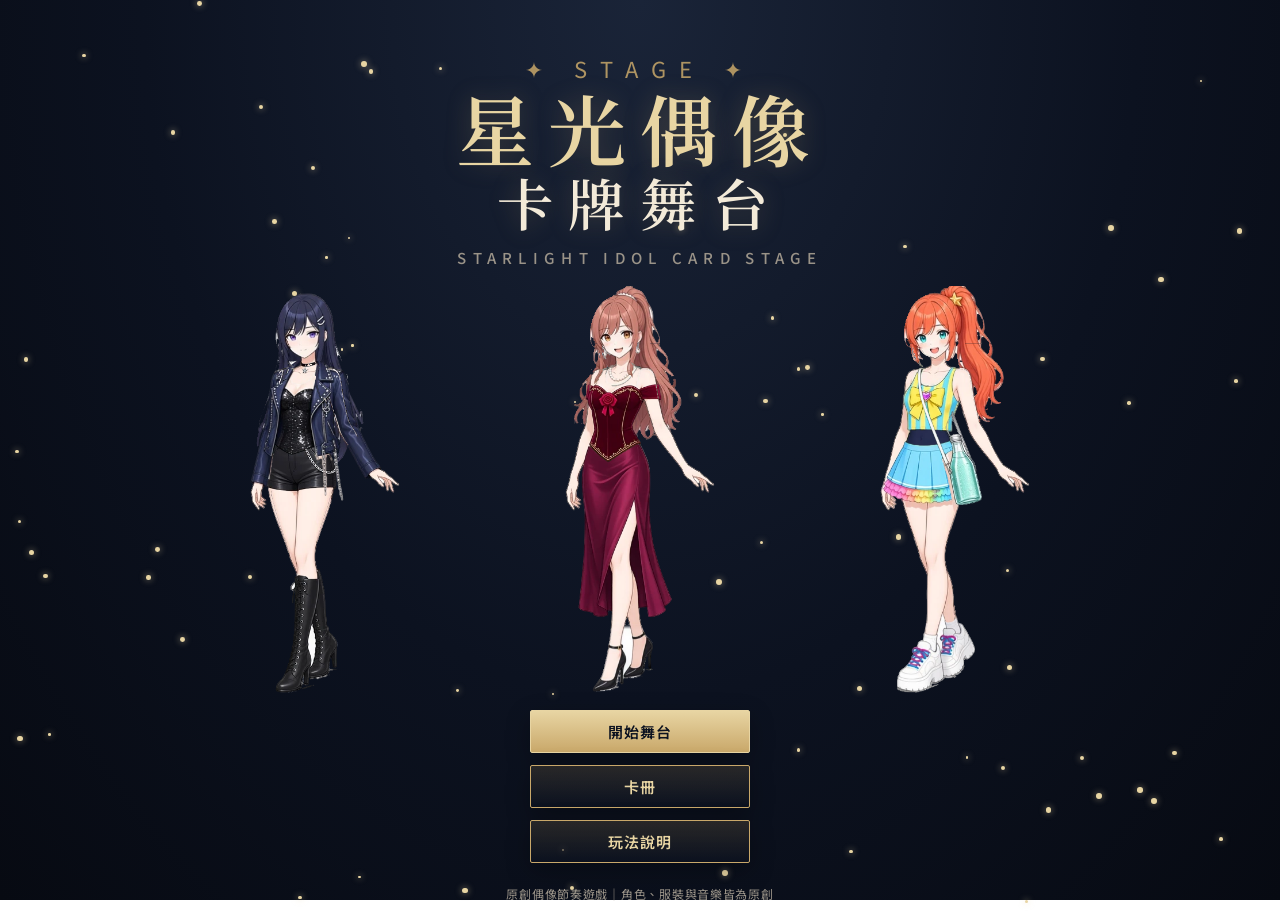
<file: index.html>
<!DOCTYPE html>
<html lang="zh-Hant-TW" data-build="20261010e">
<head>
<meta charset="UTF-8">
<meta name="viewport" content="width=device-width, initial-scale=1, maximum-scale=1, user-scalable=no, viewport-fit=cover">
<title>星光偶像卡牌舞台 Starlight Idol Card Stage</title>
<link rel="preconnect" href="https://fonts.googleapis.com">
<link rel="preconnect" href="https://fonts.gstatic.com" crossorigin>
<link href="https://fonts.googleapis.com/css2?family=Cormorant+Garamond:wght@500;600;700&family=Noto+Sans+TC:wght@400;500;700&family=Noto+Serif+TC:wght@500;600&display=swap" rel="stylesheet">
<link rel="icon" href="data:image/svg+xml,%3Csvg xmlns=%22http://www.w3.org/2000/svg%22 viewBox=%220 0 100 100%22%3E%3Ctext y=%22.9em%22 font-size=%2290%22%3E%E2%9C%B3%3C/text%3E%3C/svg%3E">
<link rel="stylesheet" href="css/style.css?v=20261010e">
</head>
<body>
<div id="sky"></div>
<div id="app">

  <!-- 標題 -->
  <section id="screen-title" class="screen active">
    <div class="title-wrap">
      <div class="title-star">✦ STAGE ✦</div>
      <h1 class="logo"><span>星光偶像</span><span class="logo2">卡牌舞台</span></h1>
      <div class="logo-en">Starlight Idol Card Stage</div>
      <div class="title-idols" id="titleIdols"></div>
      <div class="menu">
        <button class="btn btn-main" id="btnStart">開始舞台</button>
        <button class="btn" id="btnCollection">卡冊</button>
        <button class="btn" id="btnHelp">玩法說明</button>
      </div>
      <div class="title-foot">原創偶像節奏遊戲｜角色、服裝與音樂皆為原創</div>
    </div>
  </section>

  <!-- 選角 -->
  <section id="screen-select" class="screen">
    <header class="bar"><button class="btn small" data-go="title">◀ 返回</button><h2>選擇你的偶像</h2><span></span></header>
    <div class="idol-list" id="idolList"></div>
  </section>

  <!-- 搭配 -->
  <section id="screen-coord" class="screen">
        <header class="bar"><button class="btn small" data-go="select">◀ 換偶像</button><h2>卡片搭配 Coordinate</h2><button class="btn small" id="btnAuto">自動搭配</button></header>
    <div class="coord">
      <div class="coord-left">
        <div class="preview-stage"><div class="preview-idol" id="previewIdol"></div></div>
        <div class="appeal-box">
          <div class="appeal-total">總魅力值 <b id="appealTotal">0</b></div>
          <ul id="bonusList" class="bonus-list"></ul>
        </div>
        <div class="slots" id="slotSummary"></div>
      </div>
      <div class="coord-right">
        <div class="tabs" id="slotTabs"></div>
        <div class="card-grid" id="cardGrid"></div>
        <div class="live-setup">
          <div class="setup-row"><span class="lbl">曲目</span><div class="seg" id="songSeg"></div></div>
          <div class="setup-row"><span class="lbl">難度</span><div class="seg" id="diffSeg"></div></div>
          <div class="setup-row"><span class="lbl">觸控</span><label class="chk"><input type="checkbox" id="easyTouch"> 簡易觸控<small>大按鍵・無同步雙押</small></label></div>
          <div class="setup-row"><span class="lbl">判定</span><input type="range" id="offsetSlider" min="-80" max="80" step="5" value="0"><em id="offsetVal">0ms</em></div>
          <button class="btn btn-main big" id="btnLive">開始 Live</button>
        </div>
      </div>
    </div>
  </section>

  <!-- Live -->
  <section id="screen-live" class="screen">
    <div class="stage-bg">
      <div class="spot s1"></div><div class="spot s2"></div><div class="spot s3"></div>
      <div class="stage-floor"></div>
      <div class="idol-spot" id="idolSpot"></div>
      <div class="stage-star" id="stageStar">
        <div class="stage-idol" id="stageIdol"></div>
        <div class="idol-sparkles" id="idolSparkles" aria-hidden="true"></div>
      </div>
    </div>
    <div class="hud">
      <div class="hud-l">
        <div class="hud-song" id="hudSong"></div>
        <div class="progress"><i id="hudProgress"></i></div>
      </div>
      <div class="hud-r">
        <div class="hud-score"><small>SCORE</small><b id="hudScore">0</b></div>
        <div class="appeal-meter"><span>APPEAL</span><div class="meter"><i id="appealMeter"></i></div><em id="appealCount">★ 0</em></div>
      </div>
      <button class="btn small ghost" id="btnQuit">✕</button>
    </div>
    <div class="live-fx">
      <div class="combo" id="combo"><b>0</b><small>COMBO</small></div>
      <div class="judge" id="judge"></div>
    </div>
    <div class="lanes-wrap" id="lanesWrap">
      <canvas id="laneCanvas"></canvas>
      <div class="lane-touch" id="laneTouch">
        <div data-lane="0"><span>D</span></div><div data-lane="1"><span>F</span></div><div data-lane="2"><span>J</span></div><div data-lane="3"><span>K</span></div>
      </div>
    </div>
    <div class="banner" id="banner"></div>
    <div class="cutin" id="cutin"><div class="cutin-band"><img id="cutinIdol" alt=""><div class="cutin-text"><b>SPECIAL APPEAL</b><span id="cutinName"></span></div></div></div>
    <div class="countdown" id="countdown"></div>
  </section>

  <!-- 結果 -->
  <section id="screen-result" class="screen">
    <div class="result">
      <h2 class="result-title">LIVE 結果</h2>
      <div class="result-main">
        <div class="result-idol" id="resultIdol"></div>
        <div class="result-info">
          <div class="rank" id="rank">S</div>
          <div class="result-score"><small>SCORE</small><b id="resScore">0</b><em id="resBest"></em></div>
          <table class="result-table" id="resTable"></table>
        </div>
      </div>
      <div class="gacha">
        <div class="gacha-box" id="gachaBox">
          <button class="btn btn-main big" id="btnGacha">🎁 抽取獎勵卡片！</button>
          <div class="gacha-card" id="gachaCard"></div>
          <div class="gacha-msg" id="gachaMsg"></div>
        </div>
      </div>
      <div class="menu row">
        <button class="btn" id="btnRetry">🔁 再挑戰</button>
        <button class="btn" id="btnRecoord">👗 換搭配</button>
        <button class="btn" data-go="title">🏠 回標題</button>
      </div>
    </div>
  </section>
</div>

<!-- 彈窗 -->
<div class="modal" id="modal"><div class="modal-body"><button class="btn small close" id="modalClose">✕</button><div id="modalContent"></div></div></div>

<script src="assets/assets.js?v=20261010e"></script>
<script src="js/data.js?v=20261010e"></script>
<script src="js/audio.js?v=20261010e"></script>
<script src="js/idol.js?v=20261010e"></script>
<script src="js/game.js?v=20261010e"></script>
</body>
</html>
</file>
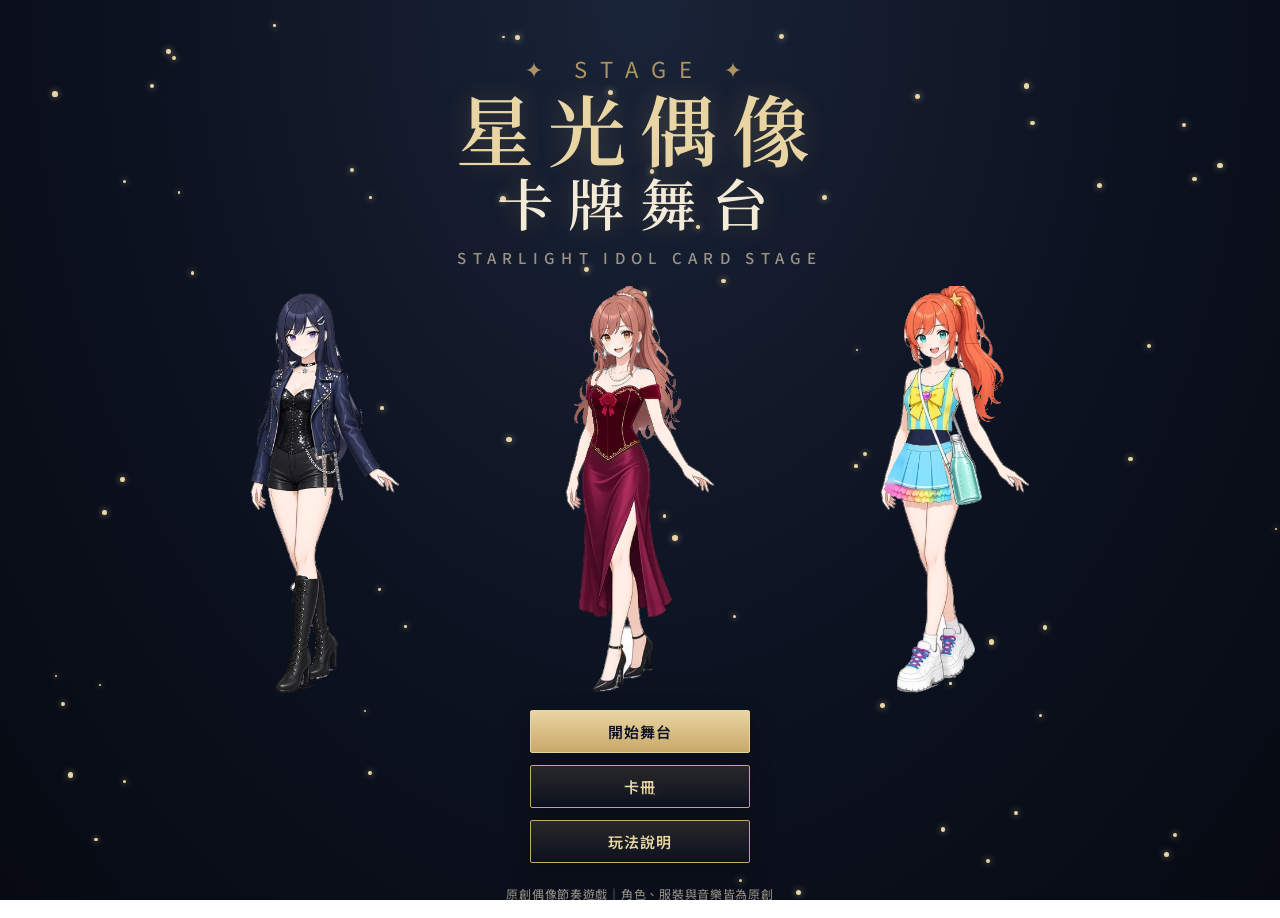
<file: 25d/index.html>
<!DOCTYPE html>
<html lang="zh-Hant-TW" data-build="25d-20261010a">
<head>
<meta charset="UTF-8">
<meta name="viewport" content="width=device-width, initial-scale=1, maximum-scale=1, user-scalable=no, viewport-fit=cover">
<title>星光偶像卡牌舞台 Starlight Idol Card Stage</title>
<link rel="preconnect" href="https://fonts.googleapis.com">
<link rel="preconnect" href="https://fonts.gstatic.com" crossorigin>
<link href="https://fonts.googleapis.com/css2?family=Cormorant+Garamond:wght@500;600;700&family=Noto+Sans+TC:wght@400;500;700&family=Noto+Serif+TC:wght@500;600&display=swap" rel="stylesheet">
<link rel="icon" href="data:image/svg+xml,%3Csvg xmlns=%22http://www.w3.org/2000/svg%22 viewBox=%220 0 100 100%22%3E%3Ctext y=%22.9em%22 font-size=%2290%22%3E%E2%9C%B3%3C/text%3E%3C/svg%3E">
<link rel="stylesheet" href="css/style.css?v=25d-20261010a">
<link rel="stylesheet" href="css/stage3d.css?v=25d-20261010a">
<script type="importmap">{"imports":{"three":"./vendor/three/three.module.js","three/addons/":"./vendor/three/addons/"}}</script>
</head>
<body>
<div id="sky"></div>
<div id="app">

  <!-- 標題 -->
  <section id="screen-title" class="screen active">
    <div class="title-wrap">
      <div class="title-star">✦ STAGE ✦</div>
      <h1 class="logo"><span>星光偶像</span><span class="logo2">卡牌舞台</span></h1>
      <div class="logo-en">Starlight Idol Card Stage</div>
      <div class="title-idols" id="titleIdols"></div>
      <div class="menu">
        <button class="btn btn-main" id="btnStart">開始舞台</button>
        <button class="btn" id="btnCollection">卡冊</button>
        <button class="btn" id="btnHelp">玩法說明</button>
      </div>
      <div class="title-foot">原創偶像節奏遊戲｜角色、服裝與音樂皆為原創</div>
    </div>
  </section>

  <!-- 選角 -->
  <section id="screen-select" class="screen">
    <header class="bar"><button class="btn small" data-go="title">◀ 返回</button><h2>選擇你的偶像</h2><span></span></header>
    <div class="idol-list" id="idolList"></div>
  </section>

  <!-- 搭配 -->
  <section id="screen-coord" class="screen">
        <header class="bar"><button class="btn small" data-go="select">◀ 換偶像</button><h2>卡片搭配 Coordinate</h2><button class="btn small" id="btnAuto">自動搭配</button></header>
    <div class="coord">
      <div class="coord-left">
        <div class="preview-stage"><div class="preview-idol" id="previewIdol"></div><div class="host3d" id="preview3d"></div><div class="hint3d">↔ 拖曳轉身</div></div>
        <div class="appeal-box">
          <div class="appeal-total">總魅力值 <b id="appealTotal">0</b></div>
          <ul id="bonusList" class="bonus-list"></ul>
        </div>
        <div class="slots" id="slotSummary"></div>
      </div>
      <div class="coord-right">
        <div class="tabs" id="slotTabs"></div>
        <div class="card-grid" id="cardGrid"></div>
        <div class="live-setup">
          <div class="setup-row"><span class="lbl">曲目</span><div class="seg" id="songSeg"></div></div>
          <div class="setup-row"><span class="lbl">難度</span><div class="seg" id="diffSeg"></div></div>
          <div class="setup-row"><span class="lbl">觸控</span><label class="chk"><input type="checkbox" id="easyTouch"> 簡易觸控<small>大按鍵・無同步雙押</small></label></div>
          <div class="setup-row"><span class="lbl">判定</span><input type="range" id="offsetSlider" min="-80" max="80" step="5" value="0"><em id="offsetVal">0ms</em></div>
          <button class="btn btn-main big" id="btnLive">開始 Live</button>
        </div>
      </div>
    </div>
  </section>

  <!-- 換裝走秀 Dress-up runway -->
  <section id="screen-dress" class="screen">
    <div class="host3d" id="dress3d"></div>
    <div class="dress-cap" id="dressCap"></div>
    <div class="dress-flash" id="dressFlash"></div>
    <button class="btn small ghost dress-skip" id="btnSkip">SKIP ▶▶</button>
  </section>

  <!-- Live -->
  <section id="screen-live" class="screen">
    <div class="stage-bg">
      <div class="host3d" id="stage3d"></div>
      <div class="spot s1"></div><div class="spot s2"></div><div class="spot s3"></div>
      <div class="stage-floor"></div>
      <div class="idol-spot" id="idolSpot"></div>
      <div class="stage-star" id="stageStar">
        <div class="stage-idol" id="stageIdol"></div>
        <div class="idol-sparkles" id="idolSparkles" aria-hidden="true"></div>
      </div>
    </div>
    <div class="hud">
      <div class="hud-l">
        <div class="hud-song" id="hudSong"></div>
        <div class="progress"><i id="hudProgress"></i></div>
      </div>
      <div class="hud-r">
        <div class="hud-score"><small>SCORE</small><b id="hudScore">0</b></div>
        <div class="appeal-meter"><span>APPEAL</span><div class="meter"><i id="appealMeter"></i></div><em id="appealCount">★ 0</em></div>
      </div>
      <button class="btn small ghost" id="btnQuit">✕</button>
    </div>
    <div class="live-fx">
      <div class="combo" id="combo"><b>0</b><small>COMBO</small></div>
      <div class="judge" id="judge"></div>
    </div>
    <div class="lanes-wrap" id="lanesWrap">
      <canvas id="laneCanvas"></canvas>
      <div class="lane-touch" id="laneTouch">
        <div data-lane="0"><span>D</span></div><div data-lane="1"><span>F</span></div><div data-lane="2"><span>J</span></div><div data-lane="3"><span>K</span></div>
      </div>
    </div>
    <div class="banner" id="banner"></div>
    <div class="cutin" id="cutin"><div class="cutin-band"><img id="cutinIdol" alt=""><div class="cutin-text"><b>SPECIAL APPEAL</b><span id="cutinName"></span></div></div></div>
    <div class="countdown" id="countdown"></div>
  </section>

  <!-- 結果 -->
  <section id="screen-result" class="screen">
    <div class="result">
      <h2 class="result-title">LIVE 結果</h2>
      <div class="result-main">
        <div class="result-idol" id="resultIdol"></div>
        <div class="result-info">
          <div class="rank" id="rank">S</div>
          <div class="result-score"><small>SCORE</small><b id="resScore">0</b><em id="resBest"></em></div>
          <table class="result-table" id="resTable"></table>
        </div>
      </div>
      <div class="gacha">
        <div class="gacha-box" id="gachaBox">
          <button class="btn btn-main big" id="btnGacha">🎁 抽取獎勵卡片！</button>
          <div class="gacha-card" id="gachaCard"></div>
          <div class="gacha-msg" id="gachaMsg"></div>
        </div>
      </div>
      <div class="menu row">
        <button class="btn" id="btnRetry">🔁 再挑戰</button>
        <button class="btn" id="btnRecoord">👗 換搭配</button>
        <button class="btn" data-go="title">🏠 回標題</button>
      </div>
    </div>
  </section>
</div>

<!-- 彈窗 -->
<div class="modal" id="modal"><div class="modal-body"><button class="btn small close" id="modalClose">✕</button><div id="modalContent"></div></div></div>

<script src="assets/assets.js?v=25d-20261010a"></script>
<script src="js/data.js?v=25d-20261010a"></script>
<script src="js/audio.js?v=25d-20261010a"></script>
<script src="js/idol.js?v=25d-20261010a"></script>
<script src="js/game.js?v=25d-20261010a"></script>
<script type="module" src="js3d/stage3d.js?v=25d-20261010a"></script>
</body>
</html>
</file>
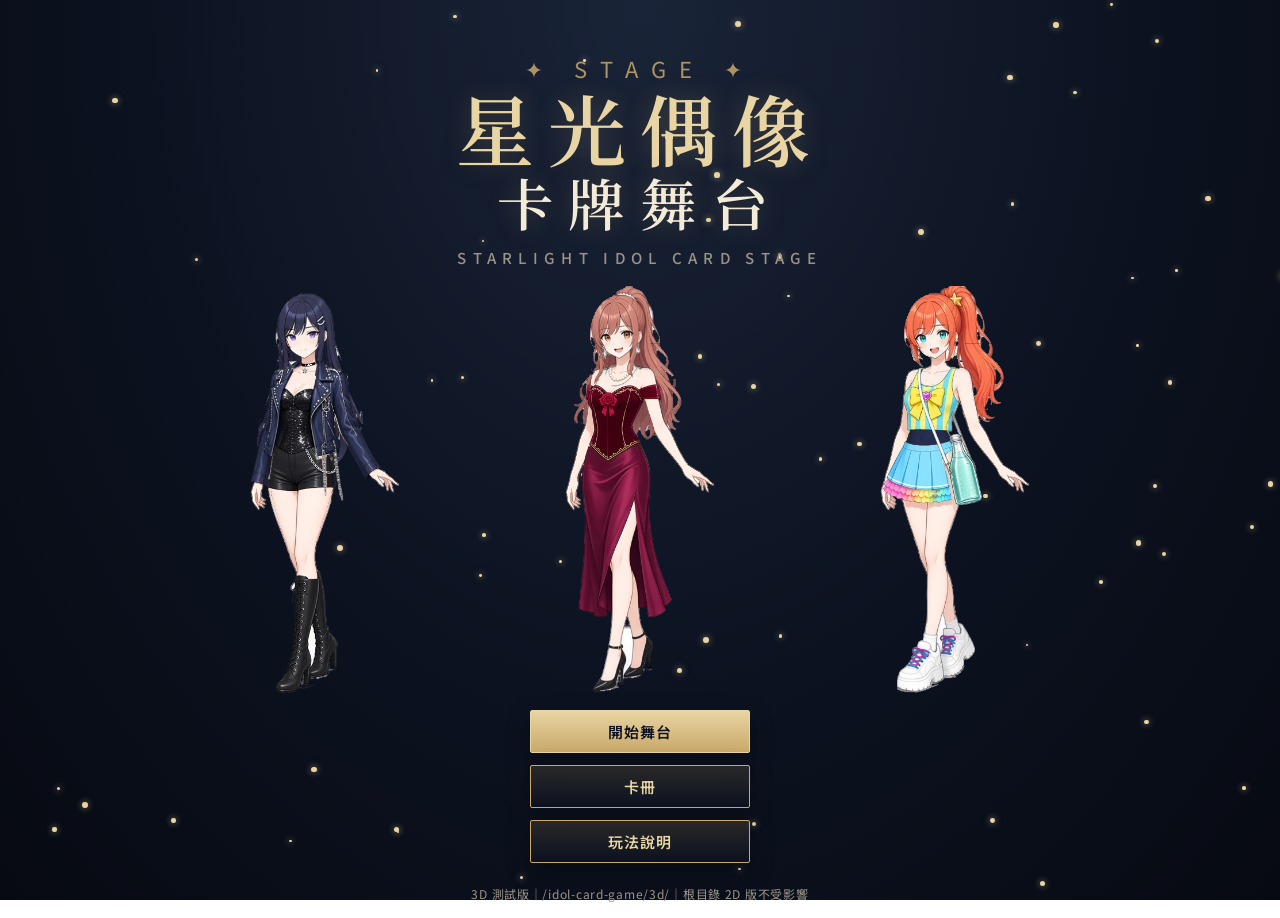
<file: 3d/index.html>
<!DOCTYPE html>
<html lang="zh-Hant-TW" data-build="3d-20261010a">
<head>
<meta charset="UTF-8">
<meta name="viewport" content="width=device-width, initial-scale=1, maximum-scale=1, user-scalable=no, viewport-fit=cover">
<title>星光偶像卡牌舞台 3D TEST</title>
<link rel="preconnect" href="https://fonts.googleapis.com">
<link rel="preconnect" href="https://fonts.gstatic.com" crossorigin>
<link href="https://fonts.googleapis.com/css2?family=Cormorant+Garamond:wght@500;600;700&family=Noto+Sans+TC:wght@400;500;700&family=Noto+Serif+TC:wght@500;600&display=swap" rel="stylesheet">
<link rel="icon" href="data:image/svg+xml,%3Csvg xmlns=%22http://www.w3.org/2000/svg%22 viewBox=%220 0 100 100%22%3E%3Ctext y=%22.9em%22 font-size=%2290%22%3E%E2%9C%B3%3C/text%3E%3C/svg%3E">
<link rel="stylesheet" href="css/style.css?v=3d-20261010a">
<link rel="stylesheet" href="css/stage3d.css?v=3d-20261010a">
<script type="importmap">{"imports":{"three":"./vendor/three/three.module.js?v=3d-20261010a","three/addons/":"./vendor/three/addons/","@pixiv/three-vrm":"./vendor/three-vrm.module.js?v=3d-20261010a"}}</script>
</head>
<body>
<div id="sky"></div>
<div id="app">

  <!-- 標題 -->
  <section id="screen-title" class="screen active">
    <div class="title-wrap">
      <div class="title-star">✦ STAGE ✦</div>
      <h1 class="logo"><span>星光偶像</span><span class="logo2">卡牌舞台</span></h1>
      <div class="logo-en">Starlight Idol Card Stage</div>
      <div class="title-idols" id="titleIdols"></div>
      <div class="menu">
        <button class="btn btn-main" id="btnStart">開始舞台</button>
        <button class="btn" id="btnCollection">卡冊</button>
        <button class="btn" id="btnHelp">玩法說明</button>
      </div>
      <div class="title-foot">3D 測試版｜/idol-card-game/3d/｜根目錄 2D 版不受影響</div>
    </div>
  </section>

  <!-- 選角 -->
  <section id="screen-select" class="screen">
    <header class="bar"><button class="btn small" data-go="title">◀ 返回</button><h2>選擇你的偶像</h2><span></span></header>
    <div class="idol-list" id="idolList"></div>
  </section>

  <!-- 搭配 -->
  <section id="screen-coord" class="screen">
        <header class="bar"><button class="btn small" data-go="select">◀ 換偶像</button><h2>卡片搭配 Coordinate</h2><button class="btn small" id="btnAuto">自動搭配</button></header>
    <div class="coord">
      <div class="coord-left">
        <div class="preview-stage"><div class="preview-idol" id="previewIdol"></div><div class="host3d" id="preview3d"></div><div class="hint3d">↔ 拖曳旋轉 360°</div></div>
        <div class="appeal-box">
          <div class="appeal-total">總魅力值 <b id="appealTotal">0</b></div>
          <ul id="bonusList" class="bonus-list"></ul>
        </div>
        <div class="slots" id="slotSummary"></div>
      </div>
      <div class="coord-right">
        <div class="tabs" id="slotTabs"></div>
        <div class="card-grid" id="cardGrid"></div>
        <div class="live-setup">
          <div class="setup-row"><span class="lbl">曲目</span><div class="seg" id="songSeg"></div></div>
          <div class="setup-row"><span class="lbl">難度</span><div class="seg" id="diffSeg"></div></div>
          <div class="setup-row"><span class="lbl">觸控</span><label class="chk"><input type="checkbox" id="easyTouch"> 簡易觸控<small>大按鍵・無同步雙押</small></label></div>
          <div class="setup-row"><span class="lbl">判定</span><input type="range" id="offsetSlider" min="-80" max="80" step="5" value="0"><em id="offsetVal">0ms</em></div>
          <button class="btn btn-main big" id="btnLive">開始 Live</button>
        </div>
      </div>
    </div>
  </section>

  <!-- 換裝走秀 Dress-up runway -->
  <section id="screen-dress" class="screen">
    <div class="host3d" id="dress3d"></div>
    <div class="dress-cap" id="dressCap"></div>
    <div class="dress-flash" id="dressFlash"></div>
    <button class="btn small ghost dress-skip" id="btnSkip">SKIP ▶▶</button>
  </section>

  <!-- Live -->
  <section id="screen-live" class="screen">
    <div class="stage-bg">
      <div class="host3d" id="stage3d"></div>
      <div class="spot s1"></div><div class="spot s2"></div><div class="spot s3"></div>
      <div class="stage-floor"></div>
      <div class="idol-spot" id="idolSpot"></div>
      <div class="stage-star" id="stageStar">
        <div class="stage-idol" id="stageIdol"></div>
        <div class="idol-sparkles" id="idolSparkles" aria-hidden="true"></div>
      </div>
    </div>
    <div class="hud">
      <div class="hud-l">
        <div class="hud-song" id="hudSong"></div>
        <div class="progress"><i id="hudProgress"></i></div>
      </div>
      <div class="hud-r">
        <div class="hud-score"><small>SCORE</small><b id="hudScore">0</b></div>
        <div class="appeal-meter"><span>APPEAL</span><div class="meter"><i id="appealMeter"></i></div><em id="appealCount">★ 0</em></div>
      </div>
      <button class="btn small ghost" id="btnQuit">✕</button>
    </div>
    <div class="live-fx">
      <div class="combo" id="combo"><b>0</b><small>COMBO</small></div>
      <div class="judge" id="judge"></div>
    </div>
    <div class="lanes-wrap" id="lanesWrap">
      <canvas id="laneCanvas"></canvas>
      <div class="lane-touch" id="laneTouch">
        <div data-lane="0"><span>D</span></div><div data-lane="1"><span>F</span></div><div data-lane="2"><span>J</span></div><div data-lane="3"><span>K</span></div>
      </div>
    </div>
    <div class="banner" id="banner"></div>
    <div class="cutin" id="cutin"><div class="cutin-band"><img id="cutinIdol" alt=""><div class="cutin-text"><b>SPECIAL APPEAL</b><span id="cutinName"></span></div></div></div>
    <div class="countdown" id="countdown"></div>
  </section>

  <!-- 結果 -->
  <section id="screen-result" class="screen">
    <div class="result">
      <h2 class="result-title">LIVE 結果</h2>
      <div class="result-main">
        <div class="result-idol" id="resultIdol"></div>
        <div class="result-info">
          <div class="rank" id="rank">S</div>
          <div class="result-score"><small>SCORE</small><b id="resScore">0</b><em id="resBest"></em></div>
          <table class="result-table" id="resTable"></table>
        </div>
      </div>
      <div class="gacha">
        <div class="gacha-box" id="gachaBox">
          <button class="btn btn-main big" id="btnGacha">🎁 抽取獎勵卡片！</button>
          <div class="gacha-card" id="gachaCard"></div>
          <div class="gacha-msg" id="gachaMsg"></div>
        </div>
      </div>
      <div class="menu row">
        <button class="btn" id="btnRetry">🔁 再挑戰</button>
        <button class="btn" id="btnRecoord">👗 換搭配</button>
        <button class="btn" data-go="title">🏠 回標題</button>
      </div>
    </div>
  </section>
</div>

<!-- 彈窗 -->
<div class="modal" id="modal"><div class="modal-body"><button class="btn small close" id="modalClose">✕</button><div id="modalContent"></div></div></div>

<script src="assets/assets.js?v=3d-20261010a"></script>
<script src="js/data.js?v=3d-20261010a"></script>
<script src="js/audio.js?v=3d-20261010a"></script>
<script src="js/idol.js?v=3d-20261010a"></script>
<script src="js/game.js?v=3d-20261010a"></script>
<script type="module" src="js3d/stage3d.js?v=3d-20261010a"></script>
</body>
</html>
</file>
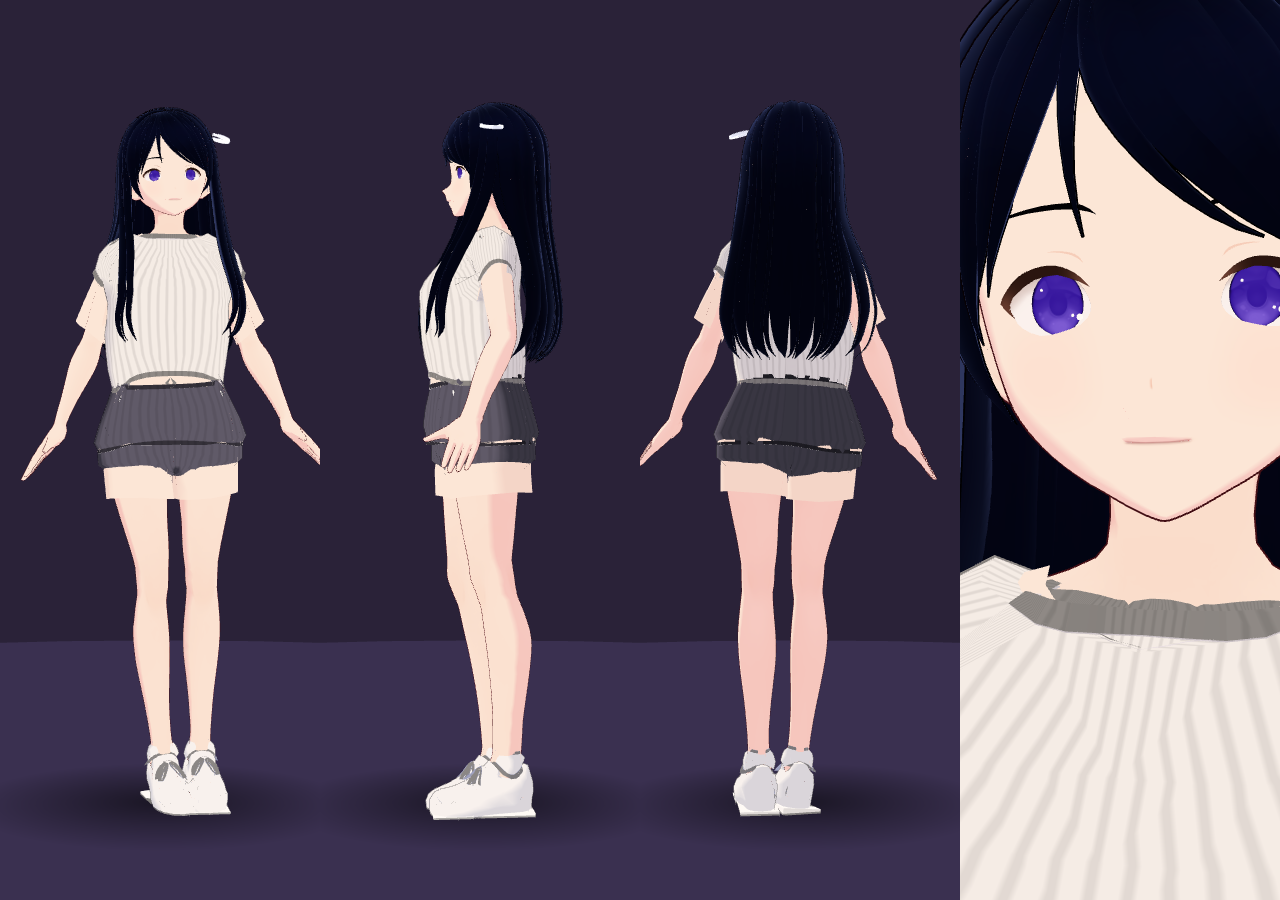
<file: 3d/dev3d.html>
<!doctype html><html><head><meta charset="utf-8"><meta name="viewport" content="width=device-width,initial-scale=1">
<style>html,body{margin:0;background:#1a1426;overflow:hidden}canvas{display:block}</style>
<script type="importmap">{"imports":{"three":"./vendor/three/three.module.js?v=3d-20261010a","three/addons/":"./vendor/three/addons/","@pixiv/three-vrm":"./vendor/three-vrm.module.js?v=3d-20261010a"}}</script></head>
<body><script type="module">
import { THREE } from './js3d/core.js?v=3d-20261010a';
import { Idol } from './js3d/idol.js?v=3d-20261010a';
import * as M from './js3d/motion.js?v=3d-20261010a';
const Q = new URLSearchParams(location.search);
const ids = (Q.get('idols') || 'rinne').split(',');
const outfit = (Q.get('outfit') || '').split(',');
const views = (Q.get('views') || 'front,side,back,face').split(',');
const pose = Q.get('pose') || 'stand'; const t = parseFloat(Q.get('t') || '0.5');
const W = innerWidth, H = innerHeight;
const r = new THREE.WebGLRenderer({ antialias: true, preserveDrawingBuffer: true }); r.setPixelRatio(1); r.setSize(W, H); r.outputColorSpace = THREE.SRGBColorSpace; document.body.appendChild(r.domElement);
r.setScissorTest(true);
const scene = new THREE.Scene(); scene.background = new THREE.Color('#2a2238');
scene.add(new THREE.AmbientLight(0xffffff, 1.0)); const d = new THREE.DirectionalLight(0xfff4ee, 2.2); d.position.set(1.5, 3, 4); scene.add(d);
const floor = new THREE.Mesh(new THREE.CircleGeometry(3, 48), new THREE.MeshBasicMaterial({ color: '#3a3050' })); floor.rotation.x = -Math.PI / 2; scene.add(floor);
const idols = [];
for (const [k, id] of ids.entries()) {
  const I = await Idol.load(id); const o = { top: outfit[0] || null, bottom: outfit[1] || null, shoes: outfit[2] || null, acc: outfit[3] || null };
  I.wearOutfit(o); I.root.position.x = (k - (ids.length - 1) / 2) * 0.8; scene.add(I.root); idols.push(I);
}
if (Q.has('hideBody')) for (const I of idols) I.skin.visible = false;
if (Q.has('dbg')) for (const I of idols) I.vrm.scene.traverse(o => { if (o.isSkinnedMesh && o.material && [].concat(o.material)[0].isMToonMaterial === undefined) {} if (o.isSkinnedMesh && !I.mats.find(x => x.o === o)) o.material = new THREE.MeshNormalMaterial({ side: THREE.DoubleSide }); });
for (const I of idols) { for (let i = 0; i < 20; i++) { M[pose](I, t); I.setExpression(t); I.update(1 / 30); } }
const cam = new THREE.PerspectiveCamera(30, 1, 0.05, 50);
const n = views.length; const cols = n; const vw = Math.floor(W / cols), vh = H;
views.forEach((v, i) => {
  cam.aspect = vw / vh; cam.updateProjectionMatrix(); const span = ids.length * 0.8;
  const tgt = new THREE.Vector3(0, v === 'face' ? 1.38 : (v === 'feet' ? 0.2 : 0.82), 0);
  const dist = v === 'face' ? 0.75 : v === 'feet' ? 1.2 : 3.4 + span * 0.6;
  const a = { front: 0, side: Math.PI / 2, back: Math.PI, q: Math.PI / 4, face: 0.25, feet: 0.6 }[v] ?? 0;
  cam.position.set(Math.sin(a) * dist, tgt.y + (v === 'feet' ? 0.25 : 0.05), Math.cos(a) * dist); cam.lookAt(tgt);
  r.setViewport(i * vw, 0, vw, vh); r.setScissor(i * vw, 0, vw, vh); r.render(scene, cam);
});
window.__idols = idols; window.__ready = true;
</script></body></html>
</file>
<file: css/style.css>
:root {
  --navy:#0c1220; --ink:#e8e2d6; --muted:#9a9388;
  --gold:#c9a86a; --gold2:#e8d5a3; --rose:#8a3d55; --rose2:#c47a8c;
  --panel:rgba(16,22,36,.78); --line:rgba(201,168,106,.35);
  --font:"Noto Sans TC","PingFang TC","Microsoft JhengHei","Noto Sans CJK TC",system-ui,sans-serif;
  --serif:"Cormorant Garamond","Noto Serif TC","Songti TC","PMingLiU",Georgia,serif;
}
* { box-sizing:border-box; -webkit-tap-highlight-color:transparent; }
html,body { margin:0; height:100%; }
body { font-family:var(--font); color:var(--ink); background:radial-gradient(ellipse at 50% 0%,#1a2438 0%,#0c1220 55%,#070a12 100%); background-attachment:fixed; overflow-x:hidden; }
#sky { position:fixed; inset:0; pointer-events:none; z-index:0; }
#sky i { position:absolute; background:#e8d5a3; border-radius:50%; box-shadow:0 0 6px 1px rgba(232,213,163,.35); animation:twinkle 5s infinite ease-in-out; }
@keyframes twinkle { 0%,100%{opacity:.08;transform:scale(.7)} 50%{opacity:.55;transform:scale(1)} }
#app { position:relative; z-index:1; min-height:100vh; }
.screen { display:none; min-height:100vh; padding:16px; }
.screen.active { display:block; animation:fadeIn .45s ease; }
@keyframes fadeIn { from{opacity:0;transform:translateY(8px)} to{opacity:1;transform:none} }
h2 { margin:0; font-family:var(--serif); font-weight:600; letter-spacing:.08em; }

.btn { font-family:inherit; font-size:15px; font-weight:600; color:var(--gold2); border:1px solid var(--gold); border-radius:2px; padding:10px 22px; cursor:pointer;
  background:linear-gradient(180deg,rgba(201,168,106,.16),rgba(12,18,32,.7)); box-shadow:0 8px 24px rgba(0,0,0,.28); transition:transform .12s, background .12s, letter-spacing .12s; letter-spacing:.08em; }
.btn:hover { transform:translateY(-1px); background:linear-gradient(180deg,rgba(201,168,106,.28),rgba(12,18,32,.75)); }
.btn:active { transform:translateY(1px); }
.btn-main { color:#0c1220; background:linear-gradient(180deg,#e8d5a3,#c9a86a); border-color:#e8d5a3; text-shadow:none; }
.btn.big { font-size:18px; padding:13px 28px; }
.btn.small { font-size:13px; padding:6px 12px; letter-spacing:.04em; }
.btn.ghost { background:transparent; color:#fff; border-color:rgba(255,255,255,.35); box-shadow:none; }
.btn:disabled { opacity:.55; }

.title-wrap { max-width:920px; margin:0 auto; text-align:center; padding-top:4vh; }
.title-star { font-size:22px; color:var(--gold); letter-spacing:.6em; opacity:.85; }
.logo { margin:10px 0 0; font-family:var(--serif); font-size:clamp(40px,8vw,78px); line-height:1.08; font-weight:600; letter-spacing:.18em; }
.logo span { display:block; color:var(--gold2); text-shadow:0 0 24px rgba(201,168,106,.25); }
.logo .logo2 { font-size:.72em; letter-spacing:.28em; color:#f3ead8; }
.logo-en { font-size:clamp(12px,2vw,15px); letter-spacing:.42em; color:var(--muted); font-weight:500; margin-top:8px; text-transform:uppercase; }
.title-idols { display:flex; justify-content:center; gap:2vw; margin:18px 0 10px; height:clamp(280px,46vh,440px); }
.t-idol { height:100%; width:auto; aspect-ratio:400/720; }
.t-idol.idol-figure { height:100%; }
@keyframes bob { 0%,100%{transform:translateY(0)} 50%{transform:translateY(-6px)} }
.menu { display:flex; flex-direction:column; align-items:center; gap:12px; margin-top:8px; }
.menu.row { flex-direction:row; flex-wrap:wrap; justify-content:center; }
.menu .btn { min-width:220px; } .menu.row .btn { min-width:0; }
.title-foot { margin-top:22px; font-size:12px; color:var(--muted); letter-spacing:.06em; }

.bar { display:flex; align-items:center; justify-content:space-between; gap:10px; max-width:1200px; margin:0 auto 14px; }
.bar h2 { font-size:clamp(18px,3.2vw,28px); color:var(--gold2); text-align:center; }

.idol-list { display:grid; grid-template-columns:repeat(auto-fit,minmax(240px,1fr)); gap:18px; max-width:1100px; margin:0 auto; }
.idol-card { background:var(--panel); border:1px solid var(--line); border-radius:4px; padding:16px; text-align:center; cursor:pointer; box-shadow:0 16px 40px rgba(0,0,0,.35); transition:transform .2s, border-color .2s; position:relative; overflow:hidden; }
.idol-card::before { content:""; position:absolute; inset:0 0 auto 0; height:50%; background:radial-gradient(circle at 50% 80%,color-mix(in srgb,var(--tc) 22%,transparent),transparent 70%); }
.idol-card:hover { transform:translateY(-4px); border-color:var(--gold); }
.idol-pic { height:280px; position:relative; overflow:hidden; border-radius:3px; }
.idol-pic img { width:100%; height:100%; object-fit:cover; object-position:50% 18%; display:block; }
.idol-name { font-family:var(--serif); font-size:30px; font-weight:600; color:var(--gold2); } .idol-name small { font-size:13px; margin-left:8px; color:var(--muted); letter-spacing:.12em; }
.idol-type { display:inline-block; background:var(--tc); color:#fff; border-radius:2px; padding:2px 12px; font-size:12px; margin:6px 0; letter-spacing:.08em; }
.idol-card p { font-size:14px; margin:8px 0 4px; color:#d5cfc4; } .idol-catch { font-weight:600; color:var(--tc); margin-bottom:10px; }
.bob { animation:bob 3.6s ease-in-out infinite; }

.card { position:relative; width:100%; aspect-ratio:5/7; border-radius:3px; padding:7px; cursor:pointer; overflow:hidden; user-select:none;
  background:linear-gradient(160deg,#1a2030 0%,var(--c2) 42%,var(--c1) 100%); border:1px solid rgba(255,255,255,.18); box-shadow:0 8px 18px rgba(0,0,0,.35); display:flex; flex-direction:column; transition:transform .15s; }
.card:hover { transform:translateY(-3px); }
.card.selected { outline:1px solid var(--gold); box-shadow:0 0 0 1px var(--gold2),0 0 16px rgba(201,168,106,.45); }
.card.selected::after { content:"穿著中"; position:absolute; bottom:34%; left:0; right:0; text-align:center; background:rgba(12,18,32,.86); color:var(--gold2); font-size:11px; font-weight:700; letter-spacing:.16em; }
.card-rar { position:absolute; top:4px; left:4px; font-weight:700; font-size:11px; padding:1px 7px; border-radius:2px; background:#6a6a70; color:#fff; z-index:2; letter-spacing:.06em; }
.r-R .card-rar { background:#4c6a9a; } .r-SR .card-rar { background:linear-gradient(90deg,#8a3d55,#c9a86a); } .r-PR .card-rar { background:linear-gradient(90deg,#c9a86a,#8a3d55,#4c6a9a); }
.card-cnt { position:absolute; top:4px; right:4px; font-size:11px; background:rgba(0,0,0,.5); color:#fff; border-radius:2px; padding:0 5px; z-index:2; }
.card-new { position:absolute; top:4px; right:4px; font-size:11px; font-weight:700; background:var(--rose); color:#fff; border-radius:2px; padding:0 6px; z-index:3; letter-spacing:.08em; }
.card-art { flex:1; display:flex; align-items:center; justify-content:center; position:relative; border-radius:2px; background:radial-gradient(circle,rgba(255,255,255,.12),rgba(0,0,0,.12) 70%); overflow:hidden; }
.card-art img { width:100%; height:100%; object-fit:contain; display:block; }
.card-icon { font-size:clamp(22px,3.6vw,34px); color:var(--gold2); }
.card.none { min-height:120px; justify-content:center; letter-spacing:.16em; color:var(--muted); }
.card-mark { position:absolute; right:4px; bottom:2px; font-size:13px; color:var(--gold2); }
.card-name { font-size:12px; font-weight:700; line-height:1.25; margin-top:4px; color:#f4eee4; min-height:2.4em; }
.card-brand { font-size:10px; color:#c9bfb0; } .card-brand small { display:none; }
.card-foot { display:flex; justify-content:space-between; align-items:center; font-size:11px; margin-top:2px; }
.card-type { background:var(--tc); color:#fff; padding:0 6px; border-radius:2px; }
.card-ap { font-weight:700; color:var(--gold2); }
.r-SR.card::before,.r-PR.card::before { content:""; position:absolute; inset:-50%; background:linear-gradient(115deg,transparent 42%,rgba(232,213,163,.28) 50%,transparent 58%); animation:gloss 4.5s infinite; z-index:1; pointer-events:none; }
.r-PR.card { border-color:var(--gold); }
@keyframes gloss { from{transform:translateX(-60%)} to{transform:translateX(60%)} }
.card.locked { background:repeating-linear-gradient(45deg,#161c28,#161c28 8px,#1c2332 8px,#1c2332 16px); cursor:default; color:#666; text-align:center; }
.card.locked .card-art { font-size:36px; color:#3a4254; }

.coord { display:grid; grid-template-columns:minmax(260px,360px) 1fr; gap:18px; max-width:1200px; margin:0 auto; }
.coord-left,.coord-right { background:var(--panel); border:1px solid var(--line); border-radius:4px; padding:14px; box-shadow:0 16px 40px rgba(0,0,0,.32); }
.preview-stage { height:auto; max-height:420px; aspect-ratio:400/720; border-radius:3px; background:radial-gradient(ellipse at 50% 18%,#4a3f6b 0%,#121826 48%,#0a0e18 100%); display:flex; justify-content:center; align-items:stretch; overflow:hidden; position:relative; }
.preview-stage::after { content:""; position:absolute; inset:0; background:radial-gradient(circle at 50% 0,rgba(255,240,210,.12),transparent 42%); pointer-events:none; z-index:80; }
.preview-idol { width:100%; height:100%; }
.appeal-box { margin-top:10px; }
.appeal-total { font-size:16px; font-weight:600; text-align:center; letter-spacing:.08em; } .appeal-total b { font-family:var(--serif); font-size:34px; color:var(--gold2); margin-left:6px; }
.bonus-list { list-style:none; padding:0; margin:6px 0; font-size:13px; }
.bonus-list li { display:flex; justify-content:space-between; padding:4px 8px; border-radius:2px; }
.bonus-list li.bonus { background:rgba(201,168,106,.12); font-weight:600; margin-top:3px; }
.bonus-list li.hint { color:var(--muted); justify-content:center; }
.slots { display:grid; grid-template-columns:1fr 1fr; gap:6px; }
.slot-chip { display:grid; grid-template-columns:auto 1fr auto; grid-template-rows:auto auto; column-gap:6px; align-items:center; background:#141a28; border-left:3px solid var(--c1); border-radius:2px; padding:5px 8px; font-size:11px; cursor:pointer; }
.slot-chip i { grid-row:span 2; font-style:normal; font-size:16px; } .slot-chip b { grid-column:2; font-size:12px; white-space:nowrap; overflow:hidden; text-overflow:ellipsis; }
.slot-chip em { grid-row:span 2; grid-column:3; grid-row-start:1; font-style:normal; font-weight:700; font-size:11px; }
.slot-chip.on { box-shadow:inset 0 0 0 1px var(--gold); }
.tabs { display:flex; gap:6px; flex-wrap:wrap; margin-bottom:10px; }
.tab { flex:1; font-family:inherit; font-weight:600; font-size:14px; border:1px solid var(--line); border-radius:2px; padding:9px 4px; background:#141a28; color:var(--ink); cursor:pointer; }
.tab.on { background:linear-gradient(180deg,#c9a86a,#a8884e); color:#0c1220; border-color:var(--gold2); }
.card-grid { display:grid; grid-template-columns:repeat(auto-fill,minmax(112px,1fr)); gap:10px; max-height:46vh; overflow-y:auto; padding:6px; }
.grid-note { grid-column:1/-1; text-align:center; font-size:12px; color:var(--muted); }
.live-setup { margin-top:12px; border-top:1px solid var(--line); padding-top:12px; display:flex; flex-direction:column; gap:10px; align-items:stretch; }
.setup-row { display:flex; align-items:center; gap:10px; } .lbl { font-weight:700; min-width:2.5em; letter-spacing:.08em; }
.seg { display:flex; gap:6px; flex:1; flex-wrap:wrap; }
.seg button { flex:1; font-family:inherit; font-weight:600; border:1px solid var(--line); background:#141a28; border-radius:2px; padding:7px 6px; cursor:pointer; color:var(--ink); font-size:14px; }
.seg button small { display:block; font-size:10px; opacity:.7; }
.seg button.on { background:rgba(201,168,106,.22); border-color:var(--gold); color:var(--gold2); }
.chk { display:flex; align-items:center; gap:8px; flex:1; font-weight:700; letter-spacing:.06em; cursor:pointer; }
.chk input { width:18px; height:18px; accent-color:var(--gold); }
.chk small { display:block; font-weight:500; font-size:11px; color:var(--muted); letter-spacing:0; }
.setup-row input[type=range] { flex:1; accent-color:var(--gold); }
#offsetVal { min-width:3.4em; font-style:normal; font-weight:700; color:var(--gold2); }

#screen-live { padding:0; height:100vh; height:100dvh; overflow:hidden; position:relative; background:#07090f; user-select:none; touch-action:none; -webkit-touch-callout:none; --beat:.47s; --hud:52px; --hwy:30vh; --idol-max:936px; }
#screen-live.active { display:block; position:fixed; inset:0; height:100dvh; max-height:100%; z-index:4; }
.stage-bg { position:absolute; inset:0; background:radial-gradient(ellipse at 50% 120%,#4a2030 0%,#1a1630 40%,#07090f 80%); overflow:hidden; }
.spot { position:absolute; top:-10%; width:40vw; height:120vh; background:linear-gradient(180deg,rgba(232,213,163,.22),transparent 80%); clip-path:polygon(45% 0,55% 0,100% 100%,0 100%); transform-origin:50% 0; mix-blend-mode:screen; }
.spot.s1 { left:-5vw; animation:sweep 5s ease-in-out infinite alternate; } .spot.s2 { left:30vw; animation:sweep 6s ease-in-out infinite alternate-reverse; background:linear-gradient(180deg,rgba(196,122,140,.22),transparent 80%); } .spot.s3 { right:-5vw; animation:sweep 4.5s ease-in-out infinite alternate; background:linear-gradient(180deg,rgba(76,106,154,.28),transparent 80%); }
@keyframes sweep { from{transform:rotate(-16deg)} to{transform:rotate(16deg)} }
.stage-floor { position:absolute; bottom:0; left:0; right:0; height:calc(var(--hwy) + 8vh); background:linear-gradient(180deg,rgba(255,255,255,.10),rgba(201,168,106,.22)); clip-path:polygon(8% 0,92% 0,100% 100%,0 100%); }
.idol-spot { position:absolute; left:50%; bottom:calc(var(--hwy) - 8%); width:min(48vw,420px); height:min(70%,560px); transform:translateX(-50%); transform-origin:50% 82%; background:radial-gradient(ellipse at 50% 78%,rgba(255,236,190,.48) 0%,rgba(232,213,163,.16) 40%,transparent 70%); mix-blend-mode:screen; pointer-events:none; z-index:1; animation:spotPulse var(--beat) ease-in-out infinite alternate; }
@keyframes spotPulse { from{opacity:.52;filter:brightness(.92);transform:translateX(-50%) scale(1)} to{opacity:1;filter:brightness(1.28);transform:translateX(-50%) scale(1.07)} }
.stage-star { position:absolute; left:0; right:0; top:var(--hud); bottom:var(--hwy); display:flex; align-items:center; justify-content:center; z-index:2; pointer-events:none; overflow:hidden; min-height:0; }
.stage-idol { position:relative; opacity:1; filter:drop-shadow(0 0 28px rgba(232,213,163,.42)) brightness(1.06); z-index:1; }
.idol-figure { position:relative; width:100%; height:100%; aspect-ratio:400/720; min-width:0; min-height:0; }
.idol-figure img { position:absolute; inset:0; width:100%; height:100%; max-width:100%; max-height:100%; object-fit:contain; object-position:center bottom; pointer-events:none; user-select:none; }
.stage-idol.idol-figure {
  width:auto;
  height:min(100%, var(--idol-max));
  max-width:min(100%, calc(var(--idol-max) * 400 / 720));
  aspect-ratio:400/720;
  min-width:0;
  min-height:0;
  flex:0 1 auto;
}
.dance { animation:dance calc(var(--beat) * 2) ease-in-out infinite, glowBeat var(--beat) ease-in-out infinite alternate; transform-origin:50% 100%; }
@keyframes dance { 0%,100%{transform:translate3d(0,0,0) rotate(-.7deg)} 50%{transform:translate3d(0,-8px,0) rotate(.85deg)} }
@keyframes glowBeat { from{filter:drop-shadow(0 0 18px rgba(232,213,163,.28)) brightness(1.02)} to{filter:drop-shadow(0 0 42px rgba(255,236,190,.62)) brightness(1.12)} }
.idol-sparkles { position:absolute; left:50%; top:0; width:min(360px,72vw); height:100%; transform:translateX(-50%); pointer-events:none; z-index:2; }
.idol-sparkles i { position:absolute; left:50%; top:42%; width:9px; height:9px; margin:-4px 0 0 -4px; background:#fff6d8; clip-path:polygon(50% 0,62% 35%,100% 50%,62% 65%,50% 100%,38% 65%,0 50%,38% 35%); opacity:0; box-shadow:0 0 10px #e8d5a3; }
.idol-sparkles.burst i { animation:sparkBurst .72s ease-out forwards; }
@keyframes sparkBurst { 0%{opacity:1;transform:translate(0,0) scale(.35)} 65%{opacity:1} 100%{opacity:0;transform:translate(var(--x),var(--y)) scale(1.15)} }
.svg-spark { animation:twinkle 2.8s infinite; }
.fever .stage-bg { animation:fever .35s infinite alternate; }
.fever .idol-spot { filter:brightness(1.35) saturate(1.2); }
@keyframes fever { from{filter:hue-rotate(0) brightness(1.05)} to{filter:hue-rotate(18deg) brightness(1.18)} }
.hud { position:absolute; top:0; left:0; right:0; height:var(--hud); display:flex; align-items:center; gap:10px; padding:8px 12px; color:#fff; z-index:5; background:linear-gradient(180deg,rgba(0,0,0,.55),transparent); box-sizing:border-box; }
.hud-l { flex:1; min-width:0; } .hud-song { font-weight:700; font-size:15px; white-space:nowrap; overflow:hidden; text-overflow:ellipsis; } .hud-song small { font-weight:400; font-size:11px; margin-left:8px; opacity:.85; }
.progress { height:4px; background:rgba(255,255,255,.18); border-radius:2px; margin-top:5px; max-width:360px; } .progress i { display:block; height:100%; width:0; background:linear-gradient(90deg,#c9a86a,#e8d5a3); border-radius:2px; }
.hud-r { display:flex; flex-direction:row; align-items:center; gap:8px; flex-shrink:0; }
.hud-score { text-align:right; } .hud-score small { display:block; font-size:9px; letter-spacing:.22em; opacity:.75; } .hud-score b { font-size:22px; font-variant-numeric:tabular-nums; text-shadow:0 0 10px rgba(201,168,106,.45); line-height:1; }
.appeal-meter { position:static; display:flex; align-items:center; gap:5px; color:var(--gold2); font-weight:700; font-size:10px; letter-spacing:.08em; }
.appeal-meter .meter { width:72px; height:6px; border-radius:2px; background:rgba(255,255,255,.12); border:1px solid var(--gold); overflow:hidden; } .appeal-meter i { display:block; height:100%; width:0; background:linear-gradient(90deg,#c9a86a,#fff6d8); transition:width .15s; }
.appeal-meter em { font-style:normal; }
.live-fx { position:absolute; left:50%; bottom:calc(var(--hwy) - 28px); transform:translateX(-50%); width:min(400px,94vw); z-index:4; pointer-events:none; text-align:center; }
.lanes-wrap { position:absolute; left:50%; bottom:0; transform:translateX(-50%); width:min(400px,94vw); height:var(--hwy); z-index:3; background:linear-gradient(180deg,rgba(8,10,16,.05),rgba(8,10,16,.22) 30%,rgba(8,10,16,.38)); border:1px solid rgba(232,213,163,.22); border-bottom:0; border-radius:18px 18px 0 0; box-shadow:0 -10px 28px rgba(0,0,0,.16); touch-action:none; }
#laneCanvas { width:100%; height:100%; display:block; touch-action:none; }
.lane-touch { position:absolute; inset:0; display:flex; touch-action:none; }
.lane-touch div { flex:1; display:flex; align-items:flex-end; justify-content:center; padding-bottom:14px; cursor:pointer; touch-action:none; }
.lane-touch span { color:rgba(232,213,163,.9); font-weight:700; font-size:15px; width:38px; height:38px; line-height:34px; text-align:center; border:1px solid rgba(232,213,163,.45); border-radius:2px; background:rgba(255,255,255,.06); letter-spacing:.08em; pointer-events:none; }
.lane-touch div.down { background:linear-gradient(180deg,transparent,rgba(232,213,163,.16)); }
.lane-touch div.down span { background:rgba(232,213,163,.35); }
.touch-play .lanes-wrap { left:0; right:0; transform:none; width:100%; border-radius:14px 14px 0 0; }
.touch-play .live-fx { width:100%; }
.touch-play .lane-touch div { padding-bottom:8px; }
.touch-play .lane-touch span { width:min(56px,18vw); height:34px; line-height:30px; font-size:15px; border-radius:8px; }
.combo { color:#fff; opacity:0; }
.combo.show { opacity:1; } .combo b { display:block; font-family:var(--serif); font-size:48px; line-height:1; text-shadow:0 0 16px rgba(201,168,106,.55); } .combo small { letter-spacing:.3em; font-weight:600; }
.combo.bump b { animation:bump .15s; } @keyframes bump { from{transform:scale(1.18)} to{transform:scale(1)} }
.judge { font-size:28px; font-weight:700; font-style:italic; opacity:0; letter-spacing:.08em; min-height:1.2em; }
.judge.pop { animation:judge .5s forwards; }
@keyframes judge { 0%{opacity:1;transform:scale(1.3)} 30%{transform:scale(1)} 100%{opacity:0;transform:translateY(-18px)} }
.perfect { color:#e8d5a3; text-shadow:0 0 12px #c9a86a; } .great { color:#c47a8c; text-shadow:0 0 12px #8a3d55; } .good { color:#8eb4d4; text-shadow:0 0 10px #4c6a9a; } .miss { color:#888; text-shadow:0 0 6px #000; }
.banner { position:absolute; top:22%; left:0; right:0; z-index:6; text-align:center; font-size:clamp(24px,5.5vw,42px); font-weight:700; color:#fff; pointer-events:none; opacity:0; font-family:var(--serif); }
.banner small { display:block; font-size:13px; font-weight:600; font-family:var(--font); }
.banner.chance { color:#e8d5a3; text-shadow:0 0 18px #c9a86a; } .banner.fail { color:#cfc3e8; }
.banner.show { animation:bannerIn 2s forwards; }
@keyframes bannerIn { 0%{opacity:0;transform:scale(1.6)} 15%{opacity:1;transform:scale(1)} 80%{opacity:1} 100%{opacity:0;transform:translateY(-16px)} }
.cutin { position:absolute; inset:0; z-index:7; display:flex; align-items:center; pointer-events:none; opacity:0; background:rgba(5,6,14,.35); }
.cutin.show { animation:cutin 2.2s forwards; }
@keyframes cutin { 0%{opacity:0} 12%{opacity:1} 78%{opacity:1} 100%{opacity:0} }
.cutin-band { position:relative; width:100%; height:min(42vw,280px); overflow:hidden; transform:skewY(-5deg);
  border-top:2px solid var(--gold); border-bottom:2px solid var(--gold); background:#0c1220; }
.cutin.show .cutin-band { animation:cutinBand .85s cubic-bezier(.2,.8,.2,1); }
@keyframes cutinBand { from{transform:skewY(-5deg) translateX(-100%)} to{transform:skewY(-5deg) translateX(0)} }
.cutin-band img { width:100%; height:100%; object-fit:cover; object-position:50% 22%; transform:skewY(5deg) scale(1.12); display:block; }
.cutin-text { position:absolute; right:5%; bottom:12%; color:#fff; transform:skewY(5deg); text-align:right; }
.cutin-text b { display:block; font-family:var(--serif); font-size:clamp(26px,5.5vw,50px); font-style:italic; text-shadow:0 0 16px rgba(232,213,163,.45); }
.cutin-text span { font-size:clamp(16px,3.2vw,26px); font-weight:700; } .cutin-text em { color:#e8d5a3; margin-left:10px; font-style:normal; }
.countdown { position:absolute; inset:0; display:flex; align-items:center; justify-content:center; z-index:8; font-family:var(--serif); font-size:110px; font-weight:600; color:#fff; text-shadow:0 0 28px rgba(201,168,106,.55); pointer-events:none; opacity:0; }
.countdown.show { opacity:1; } .countdown.pop { animation:cd .9s forwards; }
@keyframes cd { 0%{transform:scale(1.7);opacity:0} 25%{transform:scale(1);opacity:1} 100%{transform:scale(.85);opacity:0} }

.result { max-width:960px; margin:0 auto; text-align:center; }
.result-title { font-family:var(--serif); font-size:clamp(26px,5vw,40px); color:var(--gold2); letter-spacing:.22em; }
.result-main { display:flex; gap:20px; align-items:center; justify-content:center; flex-wrap:wrap; margin:10px 0; }
.result-idol { height:360px; width:auto; aspect-ratio:400/720; }
.result-info { background:var(--panel); border:1px solid var(--line); border-radius:4px; padding:16px 20px; min-width:300px; }
.rank { font-family:var(--serif); font-size:110px; font-weight:600; line-height:1; font-style:italic; animation:rankIn .8s cubic-bezier(.2,1.4,.4,1); }
.rank-S { background:linear-gradient(180deg,#fff6d8,#c9a86a,#8a3d55); -webkit-background-clip:text; background-clip:text; color:transparent; filter:drop-shadow(0 0 12px rgba(201,168,106,.45)); }
.rank-A { color:#c47a8c; } .rank-B { color:#6f8fc0; } .rank-C { color:#8a8490; }
@keyframes rankIn { from{transform:scale(2.2);opacity:0} to{transform:none;opacity:1} }
.result-score small { display:block; letter-spacing:.3em; font-size:12px; } .result-score b { font-size:40px; color:var(--gold2); font-variant-numeric:tabular-nums; } .result-score em { display:block; font-style:normal; font-size:13px; color:var(--rose2); font-weight:600; }
.result-table { margin:10px auto 0; border-collapse:collapse; font-size:14px; } .result-table th { text-align:left; padding:3px 8px; font-style:italic; } .result-table td { text-align:right; padding:3px 12px 3px 4px; font-weight:700; }
.result-table th.perfect,.result-table th.great,.result-table th.good,.result-table th.miss { text-shadow:none; filter:saturate(1.2) brightness(.9); }
.gacha { margin:14px 0; } .gacha-box { min-height:120px; display:flex; flex-direction:column; align-items:center; gap:10px; }
.gacha-card { width:170px; perspective:800px; display:none; } .gacha-card.open,.gacha-card:has(.flip) { display:block; }
.flip { position:relative; width:170px; aspect-ratio:5/7; transform-style:preserve-3d; transition:transform 1s cubic-bezier(.3,1.2,.5,1); }
.gacha-card.open .flip { transform:rotateY(180deg); }
.flip-back,.flip-front { position:absolute; inset:0; backface-visibility:hidden; border-radius:3px; }
.flip-back { background:linear-gradient(135deg,#8a3d55,#c9a86a); border:1px solid #e8d5a3; color:#fff; font-size:64px; display:flex; align-items:center; justify-content:center; box-shadow:0 0 24px rgba(201,168,106,.35); }
.flip-front { transform:rotateY(180deg); } .flip-front .card { height:100%; }
.gacha-card.r-SR .flip-front,.gacha-card.r-PR .flip-front { box-shadow:0 0 28px 6px rgba(201,168,106,.45); }
.gacha-msg { font-size:14px; font-weight:600; } .gacha-msg small { font-weight:400; }

.modal { position:fixed; inset:0; background:rgba(6,8,14,.7); z-index:50; display:none; align-items:center; justify-content:center; padding:14px; }
.modal.show { display:flex; }
.modal-body { position:relative; background:linear-gradient(180deg,#161c2a,#0e1420); border:1px solid var(--line); border-radius:4px; max-width:960px; width:100%; max-height:90vh; overflow-y:auto; padding:20px; box-shadow:0 24px 60px rgba(0,0,0,.5); }
.modal-body .close { position:absolute; right:14px; top:14px; }
.modal-body h2 small { font-size:14px; color:var(--gold); } .col-brand { margin:16px 0 4px; color:var(--gold2); } .col-brand small { font-weight:400; font-size:12px; color:var(--muted); }
.card-grid.col { max-height:none; grid-template-columns:repeat(auto-fill,minmax(100px,1fr)); }
.help { line-height:1.85; font-size:15px; padding-left:22px; color:#d8d2c6; } kbd { background:#141a28; border:1px solid var(--gold); border-bottom-width:2px; border-radius:2px; padding:0 7px; font-weight:700; color:var(--gold2); }
.modal-foot { text-align:right; margin-top:14px; }

@media (max-width:820px) {
  .coord { grid-template-columns:1fr; }
  .preview-stage { max-height:320px; }
  .card-grid { grid-template-columns:repeat(auto-fill,minmax(96px,1fr)); max-height:none; }
  .stage-idol { opacity:1; filter:drop-shadow(0 0 22px rgba(232,213,163,.4)) brightness(1.07); }
  .lanes-wrap { width:min(420px,96vw); }
  .touch-play .lanes-wrap { width:100%; }
  .live-fx { width:min(420px,96vw); bottom:calc(var(--hwy) - 24px); }
  .combo b { font-size:32px; }
  .judge { font-size:20px; }
  .hud-score b { font-size:18px; }
  .appeal-meter .meter { width:56px; }
  .cutin-band { height:34vw; }
  .result-idol { height:240px; }
  .menu .btn { min-width:200px; }
}
.bar .btn { white-space:nowrap; }
@media (max-width:820px) {
  .bar .btn.small { font-size:12px; padding:5px 10px; }
  .bar h2 { font-size:18px; }
  .live-setup { position:sticky; bottom:-14px; background:rgba(12,18,32,.96); margin:12px -14px -14px; padding:12px 14px 14px; border-radius:0 0 4px 4px; box-shadow:0 -8px 18px rgba(0,0,0,.28); }
}
</file>
<file: 25d/css/style.css>
:root {
  --navy:#0c1220; --ink:#e8e2d6; --muted:#9a9388;
  --gold:#c9a86a; --gold2:#e8d5a3; --rose:#8a3d55; --rose2:#c47a8c;
  --panel:rgba(16,22,36,.78); --line:rgba(201,168,106,.35);
  --font:"Noto Sans TC","PingFang TC","Microsoft JhengHei","Noto Sans CJK TC",system-ui,sans-serif;
  --serif:"Cormorant Garamond","Noto Serif TC","Songti TC","PMingLiU",Georgia,serif;
}
* { box-sizing:border-box; -webkit-tap-highlight-color:transparent; }
html,body { margin:0; height:100%; }
body { font-family:var(--font); color:var(--ink); background:radial-gradient(ellipse at 50% 0%,#1a2438 0%,#0c1220 55%,#070a12 100%); background-attachment:fixed; overflow-x:hidden; }
#sky { position:fixed; inset:0; pointer-events:none; z-index:0; }
#sky i { position:absolute; background:#e8d5a3; border-radius:50%; box-shadow:0 0 6px 1px rgba(232,213,163,.35); animation:twinkle 5s infinite ease-in-out; }
@keyframes twinkle { 0%,100%{opacity:.08;transform:scale(.7)} 50%{opacity:.55;transform:scale(1)} }
#app { position:relative; z-index:1; min-height:100vh; }
.screen { display:none; min-height:100vh; padding:16px; }
.screen.active { display:block; animation:fadeIn .45s ease; }
@keyframes fadeIn { from{opacity:0;transform:translateY(8px)} to{opacity:1;transform:none} }
h2 { margin:0; font-family:var(--serif); font-weight:600; letter-spacing:.08em; }

.btn { font-family:inherit; font-size:15px; font-weight:600; color:var(--gold2); border:1px solid var(--gold); border-radius:2px; padding:10px 22px; cursor:pointer;
  background:linear-gradient(180deg,rgba(201,168,106,.16),rgba(12,18,32,.7)); box-shadow:0 8px 24px rgba(0,0,0,.28); transition:transform .12s, background .12s, letter-spacing .12s; letter-spacing:.08em; }
.btn:hover { transform:translateY(-1px); background:linear-gradient(180deg,rgba(201,168,106,.28),rgba(12,18,32,.75)); }
.btn:active { transform:translateY(1px); }
.btn-main { color:#0c1220; background:linear-gradient(180deg,#e8d5a3,#c9a86a); border-color:#e8d5a3; text-shadow:none; }
.btn.big { font-size:18px; padding:13px 28px; }
.btn.small { font-size:13px; padding:6px 12px; letter-spacing:.04em; }
.btn.ghost { background:transparent; color:#fff; border-color:rgba(255,255,255,.35); box-shadow:none; }
.btn:disabled { opacity:.55; }

.title-wrap { max-width:920px; margin:0 auto; text-align:center; padding-top:4vh; }
.title-star { font-size:22px; color:var(--gold); letter-spacing:.6em; opacity:.85; }
.logo { margin:10px 0 0; font-family:var(--serif); font-size:clamp(40px,8vw,78px); line-height:1.08; font-weight:600; letter-spacing:.18em; }
.logo span { display:block; color:var(--gold2); text-shadow:0 0 24px rgba(201,168,106,.25); }
.logo .logo2 { font-size:.72em; letter-spacing:.28em; color:#f3ead8; }
.logo-en { font-size:clamp(12px,2vw,15px); letter-spacing:.42em; color:var(--muted); font-weight:500; margin-top:8px; text-transform:uppercase; }
.title-idols { display:flex; justify-content:center; gap:2vw; margin:18px 0 10px; height:clamp(280px,46vh,440px); }
.t-idol { height:100%; width:auto; aspect-ratio:400/720; }
.t-idol.idol-figure { height:100%; }
@keyframes bob { 0%,100%{transform:translateY(0)} 50%{transform:translateY(-6px)} }
.menu { display:flex; flex-direction:column; align-items:center; gap:12px; margin-top:8px; }
.menu.row { flex-direction:row; flex-wrap:wrap; justify-content:center; }
.menu .btn { min-width:220px; } .menu.row .btn { min-width:0; }
.title-foot { margin-top:22px; font-size:12px; color:var(--muted); letter-spacing:.06em; }

.bar { display:flex; align-items:center; justify-content:space-between; gap:10px; max-width:1200px; margin:0 auto 14px; }
.bar h2 { font-size:clamp(18px,3.2vw,28px); color:var(--gold2); text-align:center; }

.idol-list { display:grid; grid-template-columns:repeat(auto-fit,minmax(240px,1fr)); gap:18px; max-width:1100px; margin:0 auto; }
.idol-card { background:var(--panel); border:1px solid var(--line); border-radius:4px; padding:16px; text-align:center; cursor:pointer; box-shadow:0 16px 40px rgba(0,0,0,.35); transition:transform .2s, border-color .2s; position:relative; overflow:hidden; }
.idol-card::before { content:""; position:absolute; inset:0 0 auto 0; height:50%; background:radial-gradient(circle at 50% 80%,color-mix(in srgb,var(--tc) 22%,transparent),transparent 70%); }
.idol-card:hover { transform:translateY(-4px); border-color:var(--gold); }
.idol-pic { height:280px; position:relative; overflow:hidden; border-radius:3px; }
.idol-pic img { width:100%; height:100%; object-fit:cover; object-position:50% 18%; display:block; }
.idol-name { font-family:var(--serif); font-size:30px; font-weight:600; color:var(--gold2); } .idol-name small { font-size:13px; margin-left:8px; color:var(--muted); letter-spacing:.12em; }
.idol-type { display:inline-block; background:var(--tc); color:#fff; border-radius:2px; padding:2px 12px; font-size:12px; margin:6px 0; letter-spacing:.08em; }
.idol-card p { font-size:14px; margin:8px 0 4px; color:#d5cfc4; } .idol-catch { font-weight:600; color:var(--tc); margin-bottom:10px; }
.bob { animation:bob 3.6s ease-in-out infinite; }

.card { position:relative; width:100%; aspect-ratio:5/7; border-radius:3px; padding:7px; cursor:pointer; overflow:hidden; user-select:none;
  background:linear-gradient(160deg,#1a2030 0%,var(--c2) 42%,var(--c1) 100%); border:1px solid rgba(255,255,255,.18); box-shadow:0 8px 18px rgba(0,0,0,.35); display:flex; flex-direction:column; transition:transform .15s; }
.card:hover { transform:translateY(-3px); }
.card.selected { outline:1px solid var(--gold); box-shadow:0 0 0 1px var(--gold2),0 0 16px rgba(201,168,106,.45); }
.card.selected::after { content:"穿著中"; position:absolute; bottom:34%; left:0; right:0; text-align:center; background:rgba(12,18,32,.86); color:var(--gold2); font-size:11px; font-weight:700; letter-spacing:.16em; }
.card-rar { position:absolute; top:4px; left:4px; font-weight:700; font-size:11px; padding:1px 7px; border-radius:2px; background:#6a6a70; color:#fff; z-index:2; letter-spacing:.06em; }
.r-R .card-rar { background:#4c6a9a; } .r-SR .card-rar { background:linear-gradient(90deg,#8a3d55,#c9a86a); } .r-PR .card-rar { background:linear-gradient(90deg,#c9a86a,#8a3d55,#4c6a9a); }
.card-cnt { position:absolute; top:4px; right:4px; font-size:11px; background:rgba(0,0,0,.5); color:#fff; border-radius:2px; padding:0 5px; z-index:2; }
.card-new { position:absolute; top:4px; right:4px; font-size:11px; font-weight:700; background:var(--rose); color:#fff; border-radius:2px; padding:0 6px; z-index:3; letter-spacing:.08em; }
.card-art { flex:1; display:flex; align-items:center; justify-content:center; position:relative; border-radius:2px; background:radial-gradient(circle,rgba(255,255,255,.12),rgba(0,0,0,.12) 70%); overflow:hidden; }
.card-art img { width:100%; height:100%; object-fit:contain; display:block; }
.card-icon { font-size:clamp(22px,3.6vw,34px); color:var(--gold2); }
.card.none { min-height:120px; justify-content:center; letter-spacing:.16em; color:var(--muted); }
.card-mark { position:absolute; right:4px; bottom:2px; font-size:13px; color:var(--gold2); }
.card-name { font-size:12px; font-weight:700; line-height:1.25; margin-top:4px; color:#f4eee4; min-height:2.4em; }
.card-brand { font-size:10px; color:#c9bfb0; } .card-brand small { display:none; }
.card-foot { display:flex; justify-content:space-between; align-items:center; font-size:11px; margin-top:2px; }
.card-type { background:var(--tc); color:#fff; padding:0 6px; border-radius:2px; }
.card-ap { font-weight:700; color:var(--gold2); }
.r-SR.card::before,.r-PR.card::before { content:""; position:absolute; inset:-50%; background:linear-gradient(115deg,transparent 42%,rgba(232,213,163,.28) 50%,transparent 58%); animation:gloss 4.5s infinite; z-index:1; pointer-events:none; }
.r-PR.card { border-color:var(--gold); }
@keyframes gloss { from{transform:translateX(-60%)} to{transform:translateX(60%)} }
.card.locked { background:repeating-linear-gradient(45deg,#161c28,#161c28 8px,#1c2332 8px,#1c2332 16px); cursor:default; color:#666; text-align:center; }
.card.locked .card-art { font-size:36px; color:#3a4254; }

.coord { display:grid; grid-template-columns:minmax(260px,360px) 1fr; gap:18px; max-width:1200px; margin:0 auto; }
.coord-left,.coord-right { background:var(--panel); border:1px solid var(--line); border-radius:4px; padding:14px; box-shadow:0 16px 40px rgba(0,0,0,.32); }
.preview-stage { height:auto; max-height:420px; aspect-ratio:400/720; border-radius:3px; background:radial-gradient(ellipse at 50% 18%,#4a3f6b 0%,#121826 48%,#0a0e18 100%); display:flex; justify-content:center; align-items:stretch; overflow:hidden; position:relative; }
.preview-stage::after { content:""; position:absolute; inset:0; background:radial-gradient(circle at 50% 0,rgba(255,240,210,.12),transparent 42%); pointer-events:none; z-index:80; }
.preview-idol { width:100%; height:100%; }
.appeal-box { margin-top:10px; }
.appeal-total { font-size:16px; font-weight:600; text-align:center; letter-spacing:.08em; } .appeal-total b { font-family:var(--serif); font-size:34px; color:var(--gold2); margin-left:6px; }
.bonus-list { list-style:none; padding:0; margin:6px 0; font-size:13px; }
.bonus-list li { display:flex; justify-content:space-between; padding:4px 8px; border-radius:2px; }
.bonus-list li.bonus { background:rgba(201,168,106,.12); font-weight:600; margin-top:3px; }
.bonus-list li.hint { color:var(--muted); justify-content:center; }
.slots { display:grid; grid-template-columns:1fr 1fr; gap:6px; }
.slot-chip { display:grid; grid-template-columns:auto 1fr auto; grid-template-rows:auto auto; column-gap:6px; align-items:center; background:#141a28; border-left:3px solid var(--c1); border-radius:2px; padding:5px 8px; font-size:11px; cursor:pointer; }
.slot-chip i { grid-row:span 2; font-style:normal; font-size:16px; } .slot-chip b { grid-column:2; font-size:12px; white-space:nowrap; overflow:hidden; text-overflow:ellipsis; }
.slot-chip em { grid-row:span 2; grid-column:3; grid-row-start:1; font-style:normal; font-weight:700; font-size:11px; }
.slot-chip.on { box-shadow:inset 0 0 0 1px var(--gold); }
.tabs { display:flex; gap:6px; flex-wrap:wrap; margin-bottom:10px; }
.tab { flex:1; font-family:inherit; font-weight:600; font-size:14px; border:1px solid var(--line); border-radius:2px; padding:9px 4px; background:#141a28; color:var(--ink); cursor:pointer; }
.tab.on { background:linear-gradient(180deg,#c9a86a,#a8884e); color:#0c1220; border-color:var(--gold2); }
.card-grid { display:grid; grid-template-columns:repeat(auto-fill,minmax(112px,1fr)); gap:10px; max-height:46vh; overflow-y:auto; padding:6px; }
.grid-note { grid-column:1/-1; text-align:center; font-size:12px; color:var(--muted); }
.live-setup { margin-top:12px; border-top:1px solid var(--line); padding-top:12px; display:flex; flex-direction:column; gap:10px; align-items:stretch; }
.setup-row { display:flex; align-items:center; gap:10px; } .lbl { font-weight:700; min-width:2.5em; letter-spacing:.08em; }
.seg { display:flex; gap:6px; flex:1; flex-wrap:wrap; }
.seg button { flex:1; font-family:inherit; font-weight:600; border:1px solid var(--line); background:#141a28; border-radius:2px; padding:7px 6px; cursor:pointer; color:var(--ink); font-size:14px; }
.seg button small { display:block; font-size:10px; opacity:.7; }
.seg button.on { background:rgba(201,168,106,.22); border-color:var(--gold); color:var(--gold2); }
.chk { display:flex; align-items:center; gap:8px; flex:1; font-weight:700; letter-spacing:.06em; cursor:pointer; }
.chk input { width:18px; height:18px; accent-color:var(--gold); }
.chk small { display:block; font-weight:500; font-size:11px; color:var(--muted); letter-spacing:0; }
.setup-row input[type=range] { flex:1; accent-color:var(--gold); }
#offsetVal { min-width:3.4em; font-style:normal; font-weight:700; color:var(--gold2); }

#screen-live { padding:0; height:100vh; height:100dvh; overflow:hidden; position:relative; background:#07090f; user-select:none; touch-action:none; -webkit-touch-callout:none; --beat:.47s; --hud:52px; --hwy:30vh; --idol-max:936px; }
#screen-live.active { display:block; position:fixed; inset:0; height:100dvh; max-height:100%; z-index:4; }
.stage-bg { position:absolute; inset:0; background:radial-gradient(ellipse at 50% 120%,#4a2030 0%,#1a1630 40%,#07090f 80%); overflow:hidden; }
.spot { position:absolute; top:-10%; width:40vw; height:120vh; background:linear-gradient(180deg,rgba(232,213,163,.22),transparent 80%); clip-path:polygon(45% 0,55% 0,100% 100%,0 100%); transform-origin:50% 0; mix-blend-mode:screen; }
.spot.s1 { left:-5vw; animation:sweep 5s ease-in-out infinite alternate; } .spot.s2 { left:30vw; animation:sweep 6s ease-in-out infinite alternate-reverse; background:linear-gradient(180deg,rgba(196,122,140,.22),transparent 80%); } .spot.s3 { right:-5vw; animation:sweep 4.5s ease-in-out infinite alternate; background:linear-gradient(180deg,rgba(76,106,154,.28),transparent 80%); }
@keyframes sweep { from{transform:rotate(-16deg)} to{transform:rotate(16deg)} }
.stage-floor { position:absolute; bottom:0; left:0; right:0; height:calc(var(--hwy) + 8vh); background:linear-gradient(180deg,rgba(255,255,255,.10),rgba(201,168,106,.22)); clip-path:polygon(8% 0,92% 0,100% 100%,0 100%); }
.idol-spot { position:absolute; left:50%; bottom:calc(var(--hwy) - 8%); width:min(48vw,420px); height:min(70%,560px); transform:translateX(-50%); transform-origin:50% 82%; background:radial-gradient(ellipse at 50% 78%,rgba(255,236,190,.48) 0%,rgba(232,213,163,.16) 40%,transparent 70%); mix-blend-mode:screen; pointer-events:none; z-index:1; animation:spotPulse var(--beat) ease-in-out infinite alternate; }
@keyframes spotPulse { from{opacity:.52;filter:brightness(.92);transform:translateX(-50%) scale(1)} to{opacity:1;filter:brightness(1.28);transform:translateX(-50%) scale(1.07)} }
.stage-star { position:absolute; left:0; right:0; top:var(--hud); bottom:var(--hwy); display:flex; align-items:center; justify-content:center; z-index:2; pointer-events:none; overflow:hidden; min-height:0; }
.stage-idol { position:relative; opacity:1; filter:drop-shadow(0 0 28px rgba(232,213,163,.42)) brightness(1.06); z-index:1; }
.idol-figure { position:relative; width:100%; height:100%; aspect-ratio:400/720; min-width:0; min-height:0; }
.idol-figure img { position:absolute; inset:0; width:100%; height:100%; max-width:100%; max-height:100%; object-fit:contain; object-position:center bottom; pointer-events:none; user-select:none; }
.stage-idol.idol-figure {
  width:auto;
  height:min(100%, var(--idol-max));
  max-width:min(100%, calc(var(--idol-max) * 400 / 720));
  aspect-ratio:400/720;
  min-width:0;
  min-height:0;
  flex:0 1 auto;
}
.dance { animation:dance calc(var(--beat) * 2) ease-in-out infinite, glowBeat var(--beat) ease-in-out infinite alternate; transform-origin:50% 100%; }
@keyframes dance { 0%,100%{transform:translate3d(0,0,0) rotate(-.7deg)} 50%{transform:translate3d(0,-8px,0) rotate(.85deg)} }
@keyframes glowBeat { from{filter:drop-shadow(0 0 18px rgba(232,213,163,.28)) brightness(1.02)} to{filter:drop-shadow(0 0 42px rgba(255,236,190,.62)) brightness(1.12)} }
.idol-sparkles { position:absolute; left:50%; top:0; width:min(360px,72vw); height:100%; transform:translateX(-50%); pointer-events:none; z-index:2; }
.idol-sparkles i { position:absolute; left:50%; top:42%; width:9px; height:9px; margin:-4px 0 0 -4px; background:#fff6d8; clip-path:polygon(50% 0,62% 35%,100% 50%,62% 65%,50% 100%,38% 65%,0 50%,38% 35%); opacity:0; box-shadow:0 0 10px #e8d5a3; }
.idol-sparkles.burst i { animation:sparkBurst .72s ease-out forwards; }
@keyframes sparkBurst { 0%{opacity:1;transform:translate(0,0) scale(.35)} 65%{opacity:1} 100%{opacity:0;transform:translate(var(--x),var(--y)) scale(1.15)} }
.svg-spark { animation:twinkle 2.8s infinite; }
.fever .stage-bg { animation:fever .35s infinite alternate; }
.fever .idol-spot { filter:brightness(1.35) saturate(1.2); }
@keyframes fever { from{filter:hue-rotate(0) brightness(1.05)} to{filter:hue-rotate(18deg) brightness(1.18)} }
.hud { position:absolute; top:0; left:0; right:0; height:var(--hud); display:flex; align-items:center; gap:10px; padding:8px 12px; color:#fff; z-index:5; background:linear-gradient(180deg,rgba(0,0,0,.55),transparent); box-sizing:border-box; }
.hud-l { flex:1; min-width:0; } .hud-song { font-weight:700; font-size:15px; white-space:nowrap; overflow:hidden; text-overflow:ellipsis; } .hud-song small { font-weight:400; font-size:11px; margin-left:8px; opacity:.85; }
.progress { height:4px; background:rgba(255,255,255,.18); border-radius:2px; margin-top:5px; max-width:360px; } .progress i { display:block; height:100%; width:0; background:linear-gradient(90deg,#c9a86a,#e8d5a3); border-radius:2px; }
.hud-r { display:flex; flex-direction:row; align-items:center; gap:8px; flex-shrink:0; }
.hud-score { text-align:right; } .hud-score small { display:block; font-size:9px; letter-spacing:.22em; opacity:.75; } .hud-score b { font-size:22px; font-variant-numeric:tabular-nums; text-shadow:0 0 10px rgba(201,168,106,.45); line-height:1; }
.appeal-meter { position:static; display:flex; align-items:center; gap:5px; color:var(--gold2); font-weight:700; font-size:10px; letter-spacing:.08em; }
.appeal-meter .meter { width:72px; height:6px; border-radius:2px; background:rgba(255,255,255,.12); border:1px solid var(--gold); overflow:hidden; } .appeal-meter i { display:block; height:100%; width:0; background:linear-gradient(90deg,#c9a86a,#fff6d8); transition:width .15s; }
.appeal-meter em { font-style:normal; }
.live-fx { position:absolute; left:50%; bottom:calc(var(--hwy) - 28px); transform:translateX(-50%); width:min(400px,94vw); z-index:4; pointer-events:none; text-align:center; }
.lanes-wrap { position:absolute; left:50%; bottom:0; transform:translateX(-50%); width:min(400px,94vw); height:var(--hwy); z-index:3; background:linear-gradient(180deg,rgba(8,10,16,.05),rgba(8,10,16,.22) 30%,rgba(8,10,16,.38)); border:1px solid rgba(232,213,163,.22); border-bottom:0; border-radius:18px 18px 0 0; box-shadow:0 -10px 28px rgba(0,0,0,.16); touch-action:none; }
#laneCanvas { width:100%; height:100%; display:block; touch-action:none; }
.lane-touch { position:absolute; inset:0; display:flex; touch-action:none; }
.lane-touch div { flex:1; display:flex; align-items:flex-end; justify-content:center; padding-bottom:14px; cursor:pointer; touch-action:none; }
.lane-touch span { color:rgba(232,213,163,.9); font-weight:700; font-size:15px; width:38px; height:38px; line-height:34px; text-align:center; border:1px solid rgba(232,213,163,.45); border-radius:2px; background:rgba(255,255,255,.06); letter-spacing:.08em; pointer-events:none; }
.lane-touch div.down { background:linear-gradient(180deg,transparent,rgba(232,213,163,.16)); }
.lane-touch div.down span { background:rgba(232,213,163,.35); }
.touch-play .lanes-wrap { left:0; right:0; transform:none; width:100%; border-radius:14px 14px 0 0; }
.touch-play .live-fx { width:100%; }
.touch-play .lane-touch div { padding-bottom:8px; }
.touch-play .lane-touch span { width:min(56px,18vw); height:34px; line-height:30px; font-size:15px; border-radius:8px; }
.combo { color:#fff; opacity:0; }
.combo.show { opacity:1; } .combo b { display:block; font-family:var(--serif); font-size:48px; line-height:1; text-shadow:0 0 16px rgba(201,168,106,.55); } .combo small { letter-spacing:.3em; font-weight:600; }
.combo.bump b { animation:bump .15s; } @keyframes bump { from{transform:scale(1.18)} to{transform:scale(1)} }
.judge { font-size:28px; font-weight:700; font-style:italic; opacity:0; letter-spacing:.08em; min-height:1.2em; }
.judge.pop { animation:judge .5s forwards; }
@keyframes judge { 0%{opacity:1;transform:scale(1.3)} 30%{transform:scale(1)} 100%{opacity:0;transform:translateY(-18px)} }
.perfect { color:#e8d5a3; text-shadow:0 0 12px #c9a86a; } .great { color:#c47a8c; text-shadow:0 0 12px #8a3d55; } .good { color:#8eb4d4; text-shadow:0 0 10px #4c6a9a; } .miss { color:#888; text-shadow:0 0 6px #000; }
.banner { position:absolute; top:22%; left:0; right:0; z-index:6; text-align:center; font-size:clamp(24px,5.5vw,42px); font-weight:700; color:#fff; pointer-events:none; opacity:0; font-family:var(--serif); }
.banner small { display:block; font-size:13px; font-weight:600; font-family:var(--font); }
.banner.chance { color:#e8d5a3; text-shadow:0 0 18px #c9a86a; } .banner.fail { color:#cfc3e8; }
.banner.show { animation:bannerIn 2s forwards; }
@keyframes bannerIn { 0%{opacity:0;transform:scale(1.6)} 15%{opacity:1;transform:scale(1)} 80%{opacity:1} 100%{opacity:0;transform:translateY(-16px)} }
.cutin { position:absolute; inset:0; z-index:7; display:flex; align-items:center; pointer-events:none; opacity:0; background:rgba(5,6,14,.35); }
.cutin.show { animation:cutin 2.2s forwards; }
@keyframes cutin { 0%{opacity:0} 12%{opacity:1} 78%{opacity:1} 100%{opacity:0} }
.cutin-band { position:relative; width:100%; height:min(42vw,280px); overflow:hidden; transform:skewY(-5deg);
  border-top:2px solid var(--gold); border-bottom:2px solid var(--gold); background:#0c1220; }
.cutin.show .cutin-band { animation:cutinBand .85s cubic-bezier(.2,.8,.2,1); }
@keyframes cutinBand { from{transform:skewY(-5deg) translateX(-100%)} to{transform:skewY(-5deg) translateX(0)} }
.cutin-band img { width:100%; height:100%; object-fit:cover; object-position:50% 22%; transform:skewY(5deg) scale(1.12); display:block; }
.cutin-text { position:absolute; right:5%; bottom:12%; color:#fff; transform:skewY(5deg); text-align:right; }
.cutin-text b { display:block; font-family:var(--serif); font-size:clamp(26px,5.5vw,50px); font-style:italic; text-shadow:0 0 16px rgba(232,213,163,.45); }
.cutin-text span { font-size:clamp(16px,3.2vw,26px); font-weight:700; } .cutin-text em { color:#e8d5a3; margin-left:10px; font-style:normal; }
.countdown { position:absolute; inset:0; display:flex; align-items:center; justify-content:center; z-index:8; font-family:var(--serif); font-size:110px; font-weight:600; color:#fff; text-shadow:0 0 28px rgba(201,168,106,.55); pointer-events:none; opacity:0; }
.countdown.show { opacity:1; } .countdown.pop { animation:cd .9s forwards; }
@keyframes cd { 0%{transform:scale(1.7);opacity:0} 25%{transform:scale(1);opacity:1} 100%{transform:scale(.85);opacity:0} }

.result { max-width:960px; margin:0 auto; text-align:center; }
.result-title { font-family:var(--serif); font-size:clamp(26px,5vw,40px); color:var(--gold2); letter-spacing:.22em; }
.result-main { display:flex; gap:20px; align-items:center; justify-content:center; flex-wrap:wrap; margin:10px 0; }
.result-idol { height:360px; width:auto; aspect-ratio:400/720; }
.result-info { background:var(--panel); border:1px solid var(--line); border-radius:4px; padding:16px 20px; min-width:300px; }
.rank { font-family:var(--serif); font-size:110px; font-weight:600; line-height:1; font-style:italic; animation:rankIn .8s cubic-bezier(.2,1.4,.4,1); }
.rank-S { background:linear-gradient(180deg,#fff6d8,#c9a86a,#8a3d55); -webkit-background-clip:text; background-clip:text; color:transparent; filter:drop-shadow(0 0 12px rgba(201,168,106,.45)); }
.rank-A { color:#c47a8c; } .rank-B { color:#6f8fc0; } .rank-C { color:#8a8490; }
@keyframes rankIn { from{transform:scale(2.2);opacity:0} to{transform:none;opacity:1} }
.result-score small { display:block; letter-spacing:.3em; font-size:12px; } .result-score b { font-size:40px; color:var(--gold2); font-variant-numeric:tabular-nums; } .result-score em { display:block; font-style:normal; font-size:13px; color:var(--rose2); font-weight:600; }
.result-table { margin:10px auto 0; border-collapse:collapse; font-size:14px; } .result-table th { text-align:left; padding:3px 8px; font-style:italic; } .result-table td { text-align:right; padding:3px 12px 3px 4px; font-weight:700; }
.result-table th.perfect,.result-table th.great,.result-table th.good,.result-table th.miss { text-shadow:none; filter:saturate(1.2) brightness(.9); }
.gacha { margin:14px 0; } .gacha-box { min-height:120px; display:flex; flex-direction:column; align-items:center; gap:10px; }
.gacha-card { width:170px; perspective:800px; display:none; } .gacha-card.open,.gacha-card:has(.flip) { display:block; }
.flip { position:relative; width:170px; aspect-ratio:5/7; transform-style:preserve-3d; transition:transform 1s cubic-bezier(.3,1.2,.5,1); }
.gacha-card.open .flip { transform:rotateY(180deg); }
.flip-back,.flip-front { position:absolute; inset:0; backface-visibility:hidden; border-radius:3px; }
.flip-back { background:linear-gradient(135deg,#8a3d55,#c9a86a); border:1px solid #e8d5a3; color:#fff; font-size:64px; display:flex; align-items:center; justify-content:center; box-shadow:0 0 24px rgba(201,168,106,.35); }
.flip-front { transform:rotateY(180deg); } .flip-front .card { height:100%; }
.gacha-card.r-SR .flip-front,.gacha-card.r-PR .flip-front { box-shadow:0 0 28px 6px rgba(201,168,106,.45); }
.gacha-msg { font-size:14px; font-weight:600; } .gacha-msg small { font-weight:400; }

.modal { position:fixed; inset:0; background:rgba(6,8,14,.7); z-index:50; display:none; align-items:center; justify-content:center; padding:14px; }
.modal.show { display:flex; }
.modal-body { position:relative; background:linear-gradient(180deg,#161c2a,#0e1420); border:1px solid var(--line); border-radius:4px; max-width:960px; width:100%; max-height:90vh; overflow-y:auto; padding:20px; box-shadow:0 24px 60px rgba(0,0,0,.5); }
.modal-body .close { position:absolute; right:14px; top:14px; }
.modal-body h2 small { font-size:14px; color:var(--gold); } .col-brand { margin:16px 0 4px; color:var(--gold2); } .col-brand small { font-weight:400; font-size:12px; color:var(--muted); }
.card-grid.col { max-height:none; grid-template-columns:repeat(auto-fill,minmax(100px,1fr)); }
.help { line-height:1.85; font-size:15px; padding-left:22px; color:#d8d2c6; } kbd { background:#141a28; border:1px solid var(--gold); border-bottom-width:2px; border-radius:2px; padding:0 7px; font-weight:700; color:var(--gold2); }
.modal-foot { text-align:right; margin-top:14px; }

@media (max-width:820px) {
  .coord { grid-template-columns:1fr; }
  .preview-stage { max-height:320px; }
  .card-grid { grid-template-columns:repeat(auto-fill,minmax(96px,1fr)); max-height:none; }
  .stage-idol { opacity:1; filter:drop-shadow(0 0 22px rgba(232,213,163,.4)) brightness(1.07); }
  .lanes-wrap { width:min(420px,96vw); }
  .touch-play .lanes-wrap { width:100%; }
  .live-fx { width:min(420px,96vw); bottom:calc(var(--hwy) - 24px); }
  .combo b { font-size:32px; }
  .judge { font-size:20px; }
  .hud-score b { font-size:18px; }
  .appeal-meter .meter { width:56px; }
  .cutin-band { height:34vw; }
  .result-idol { height:240px; }
  .menu .btn { min-width:200px; }
}
.bar .btn { white-space:nowrap; }
@media (max-width:820px) {
  .bar .btn.small { font-size:12px; padding:5px 10px; }
  .bar h2 { font-size:18px; }
  .live-setup { position:sticky; bottom:-14px; background:rgba(12,18,32,.96); margin:12px -14px -14px; padding:12px 14px 14px; border-radius:0 0 4px 4px; box-shadow:0 -8px 18px rgba(0,0,0,.28); }
}
</file>
<file: 25d/css/stage3d.css>
/* 3D layer (Stage3D) */
.host3d { position:absolute; inset:0; display:none; }
.has3d .host3d { display:block; }
.host3d canvas.gl3d { display:block; touch-action:none; }
.preview-stage .host3d { z-index:5; cursor:grab; }
.has3d .preview-stage .preview-idol { display:none; }
.hint3d { display:none; position:absolute; left:0; right:0; bottom:8px; text-align:center; font-size:12px; color:rgba(255,240,210,.7); z-index:6; pointer-events:none; letter-spacing:.1em; }
.has3d .hint3d { display:block; }
.has3d .preview-stage { max-height:none; height:min(62vh,520px); aspect-ratio:auto; }
#screen-dress { padding:0; position:fixed; inset:0; height:100dvh; overflow:hidden; background:#000; z-index:5; }
#screen-dress .host3d { display:block; }
.dress-cap { position:absolute; left:0; right:0; top:12%; text-align:center; font:italic 700 clamp(26px,6vw,54px)/1 'Cormorant Garamond',Georgia,serif; color:#fff; letter-spacing:.12em; text-shadow:0 0 18px rgba(255,120,200,.9),0 2px 0 #7a2a8a; transition:opacity .3s; pointer-events:none; }
.dress-flash { position:absolute; inset:0; background:#fff; opacity:0; pointer-events:none; }
.dress-skip { position:absolute; right:14px; bottom:calc(16px + env(safe-area-inset-bottom)); z-index:3; }
.has3d #screen-live .stage-star .stage-idol, .has3d #screen-live .idol-spot, .has3d #screen-live .stage-floor, .has3d #screen-live .spot { display:none; }
.has3d #screen-live .host3d { z-index:0; }
.has3d #screen-live .stage-star { z-index:2; }
.has3d .lanes-wrap { background:linear-gradient(180deg,rgba(8,10,16,0),rgba(8,10,16,.25) 35%,rgba(8,10,16,.5)); }
@media (max-width:760px){ .has3d .preview-stage { height:48vh; } }
@media (max-height:520px) and (orientation:landscape){ .has3d .preview-stage { height:78vh; } }
</file>
<file: 3d/css/style.css>
:root {
  --navy:#0c1220; --ink:#e8e2d6; --muted:#9a9388;
  --gold:#c9a86a; --gold2:#e8d5a3; --rose:#8a3d55; --rose2:#c47a8c;
  --panel:rgba(16,22,36,.78); --line:rgba(201,168,106,.35);
  --font:"Noto Sans TC","PingFang TC","Microsoft JhengHei","Noto Sans CJK TC",system-ui,sans-serif;
  --serif:"Cormorant Garamond","Noto Serif TC","Songti TC","PMingLiU",Georgia,serif;
}
* { box-sizing:border-box; -webkit-tap-highlight-color:transparent; }
html,body { margin:0; height:100%; }
body { font-family:var(--font); color:var(--ink); background:radial-gradient(ellipse at 50% 0%,#1a2438 0%,#0c1220 55%,#070a12 100%); background-attachment:fixed; overflow-x:hidden; }
#sky { position:fixed; inset:0; pointer-events:none; z-index:0; }
#sky i { position:absolute; background:#e8d5a3; border-radius:50%; box-shadow:0 0 6px 1px rgba(232,213,163,.35); animation:twinkle 5s infinite ease-in-out; }
@keyframes twinkle { 0%,100%{opacity:.08;transform:scale(.7)} 50%{opacity:.55;transform:scale(1)} }
#app { position:relative; z-index:1; min-height:100vh; }
.screen { display:none; min-height:100vh; padding:16px; }
.screen.active { display:block; animation:fadeIn .45s ease; }
@keyframes fadeIn { from{opacity:0;transform:translateY(8px)} to{opacity:1;transform:none} }
h2 { margin:0; font-family:var(--serif); font-weight:600; letter-spacing:.08em; }

.btn { font-family:inherit; font-size:15px; font-weight:600; color:var(--gold2); border:1px solid var(--gold); border-radius:2px; padding:10px 22px; cursor:pointer;
  background:linear-gradient(180deg,rgba(201,168,106,.16),rgba(12,18,32,.7)); box-shadow:0 8px 24px rgba(0,0,0,.28); transition:transform .12s, background .12s, letter-spacing .12s; letter-spacing:.08em; }
.btn:hover { transform:translateY(-1px); background:linear-gradient(180deg,rgba(201,168,106,.28),rgba(12,18,32,.75)); }
.btn:active { transform:translateY(1px); }
.btn-main { color:#0c1220; background:linear-gradient(180deg,#e8d5a3,#c9a86a); border-color:#e8d5a3; text-shadow:none; }
.btn.big { font-size:18px; padding:13px 28px; }
.btn.small { font-size:13px; padding:6px 12px; letter-spacing:.04em; }
.btn.ghost { background:transparent; color:#fff; border-color:rgba(255,255,255,.35); box-shadow:none; }
.btn:disabled { opacity:.55; }

.title-wrap { max-width:920px; margin:0 auto; text-align:center; padding-top:4vh; }
.title-star { font-size:22px; color:var(--gold); letter-spacing:.6em; opacity:.85; }
.logo { margin:10px 0 0; font-family:var(--serif); font-size:clamp(40px,8vw,78px); line-height:1.08; font-weight:600; letter-spacing:.18em; }
.logo span { display:block; color:var(--gold2); text-shadow:0 0 24px rgba(201,168,106,.25); }
.logo .logo2 { font-size:.72em; letter-spacing:.28em; color:#f3ead8; }
.logo-en { font-size:clamp(12px,2vw,15px); letter-spacing:.42em; color:var(--muted); font-weight:500; margin-top:8px; text-transform:uppercase; }
.title-idols { display:flex; justify-content:center; gap:2vw; margin:18px 0 10px; height:clamp(280px,46vh,440px); }
.t-idol { height:100%; width:auto; aspect-ratio:400/720; }
.t-idol.idol-figure { height:100%; }
@keyframes bob { 0%,100%{transform:translateY(0)} 50%{transform:translateY(-6px)} }
.menu { display:flex; flex-direction:column; align-items:center; gap:12px; margin-top:8px; }
.menu.row { flex-direction:row; flex-wrap:wrap; justify-content:center; }
.menu .btn { min-width:220px; } .menu.row .btn { min-width:0; }
.title-foot { margin-top:22px; font-size:12px; color:var(--muted); letter-spacing:.06em; }

.bar { display:flex; align-items:center; justify-content:space-between; gap:10px; max-width:1200px; margin:0 auto 14px; }
.bar h2 { font-size:clamp(18px,3.2vw,28px); color:var(--gold2); text-align:center; }

.idol-list { display:grid; grid-template-columns:repeat(auto-fit,minmax(240px,1fr)); gap:18px; max-width:1100px; margin:0 auto; }
.idol-card { background:var(--panel); border:1px solid var(--line); border-radius:4px; padding:16px; text-align:center; cursor:pointer; box-shadow:0 16px 40px rgba(0,0,0,.35); transition:transform .2s, border-color .2s; position:relative; overflow:hidden; }
.idol-card::before { content:""; position:absolute; inset:0 0 auto 0; height:50%; background:radial-gradient(circle at 50% 80%,color-mix(in srgb,var(--tc) 22%,transparent),transparent 70%); }
.idol-card:hover { transform:translateY(-4px); border-color:var(--gold); }
.idol-pic { height:280px; position:relative; overflow:hidden; border-radius:3px; }
.idol-pic img { width:100%; height:100%; object-fit:cover; object-position:50% 18%; display:block; }
.idol-name { font-family:var(--serif); font-size:30px; font-weight:600; color:var(--gold2); } .idol-name small { font-size:13px; margin-left:8px; color:var(--muted); letter-spacing:.12em; }
.idol-type { display:inline-block; background:var(--tc); color:#fff; border-radius:2px; padding:2px 12px; font-size:12px; margin:6px 0; letter-spacing:.08em; }
.idol-card p { font-size:14px; margin:8px 0 4px; color:#d5cfc4; } .idol-catch { font-weight:600; color:var(--tc); margin-bottom:10px; }
.bob { animation:bob 3.6s ease-in-out infinite; }

.card { position:relative; width:100%; aspect-ratio:5/7; border-radius:3px; padding:7px; cursor:pointer; overflow:hidden; user-select:none;
  background:linear-gradient(160deg,#1a2030 0%,var(--c2) 42%,var(--c1) 100%); border:1px solid rgba(255,255,255,.18); box-shadow:0 8px 18px rgba(0,0,0,.35); display:flex; flex-direction:column; transition:transform .15s; }
.card:hover { transform:translateY(-3px); }
.card.selected { outline:1px solid var(--gold); box-shadow:0 0 0 1px var(--gold2),0 0 16px rgba(201,168,106,.45); }
.card.selected::after { content:"穿著中"; position:absolute; bottom:34%; left:0; right:0; text-align:center; background:rgba(12,18,32,.86); color:var(--gold2); font-size:11px; font-weight:700; letter-spacing:.16em; }
.card-rar { position:absolute; top:4px; left:4px; font-weight:700; font-size:11px; padding:1px 7px; border-radius:2px; background:#6a6a70; color:#fff; z-index:2; letter-spacing:.06em; }
.r-R .card-rar { background:#4c6a9a; } .r-SR .card-rar { background:linear-gradient(90deg,#8a3d55,#c9a86a); } .r-PR .card-rar { background:linear-gradient(90deg,#c9a86a,#8a3d55,#4c6a9a); }
.card-cnt { position:absolute; top:4px; right:4px; font-size:11px; background:rgba(0,0,0,.5); color:#fff; border-radius:2px; padding:0 5px; z-index:2; }
.card-new { position:absolute; top:4px; right:4px; font-size:11px; font-weight:700; background:var(--rose); color:#fff; border-radius:2px; padding:0 6px; z-index:3; letter-spacing:.08em; }
.card-art { flex:1; display:flex; align-items:center; justify-content:center; position:relative; border-radius:2px; background:radial-gradient(circle,rgba(255,255,255,.12),rgba(0,0,0,.12) 70%); overflow:hidden; }
.card-art img { width:100%; height:100%; object-fit:contain; display:block; }
.card-icon { font-size:clamp(22px,3.6vw,34px); color:var(--gold2); }
.card.none { min-height:120px; justify-content:center; letter-spacing:.16em; color:var(--muted); }
.card-mark { position:absolute; right:4px; bottom:2px; font-size:13px; color:var(--gold2); }
.card-name { font-size:12px; font-weight:700; line-height:1.25; margin-top:4px; color:#f4eee4; min-height:2.4em; }
.card-brand { font-size:10px; color:#c9bfb0; } .card-brand small { display:none; }
.card-foot { display:flex; justify-content:space-between; align-items:center; font-size:11px; margin-top:2px; }
.card-type { background:var(--tc); color:#fff; padding:0 6px; border-radius:2px; }
.card-ap { font-weight:700; color:var(--gold2); }
.r-SR.card::before,.r-PR.card::before { content:""; position:absolute; inset:-50%; background:linear-gradient(115deg,transparent 42%,rgba(232,213,163,.28) 50%,transparent 58%); animation:gloss 4.5s infinite; z-index:1; pointer-events:none; }
.r-PR.card { border-color:var(--gold); }
@keyframes gloss { from{transform:translateX(-60%)} to{transform:translateX(60%)} }
.card.locked { background:repeating-linear-gradient(45deg,#161c28,#161c28 8px,#1c2332 8px,#1c2332 16px); cursor:default; color:#666; text-align:center; }
.card.locked .card-art { font-size:36px; color:#3a4254; }

.coord { display:grid; grid-template-columns:minmax(260px,360px) 1fr; gap:18px; max-width:1200px; margin:0 auto; }
.coord-left,.coord-right { background:var(--panel); border:1px solid var(--line); border-radius:4px; padding:14px; box-shadow:0 16px 40px rgba(0,0,0,.32); }
.preview-stage { height:auto; max-height:420px; aspect-ratio:400/720; border-radius:3px; background:radial-gradient(ellipse at 50% 18%,#4a3f6b 0%,#121826 48%,#0a0e18 100%); display:flex; justify-content:center; align-items:stretch; overflow:hidden; position:relative; }
.preview-stage::after { content:""; position:absolute; inset:0; background:radial-gradient(circle at 50% 0,rgba(255,240,210,.12),transparent 42%); pointer-events:none; z-index:80; }
.preview-idol { width:100%; height:100%; }
.appeal-box { margin-top:10px; }
.appeal-total { font-size:16px; font-weight:600; text-align:center; letter-spacing:.08em; } .appeal-total b { font-family:var(--serif); font-size:34px; color:var(--gold2); margin-left:6px; }
.bonus-list { list-style:none; padding:0; margin:6px 0; font-size:13px; }
.bonus-list li { display:flex; justify-content:space-between; padding:4px 8px; border-radius:2px; }
.bonus-list li.bonus { background:rgba(201,168,106,.12); font-weight:600; margin-top:3px; }
.bonus-list li.hint { color:var(--muted); justify-content:center; }
.slots { display:grid; grid-template-columns:1fr 1fr; gap:6px; }
.slot-chip { display:grid; grid-template-columns:auto 1fr auto; grid-template-rows:auto auto; column-gap:6px; align-items:center; background:#141a28; border-left:3px solid var(--c1); border-radius:2px; padding:5px 8px; font-size:11px; cursor:pointer; }
.slot-chip i { grid-row:span 2; font-style:normal; font-size:16px; } .slot-chip b { grid-column:2; font-size:12px; white-space:nowrap; overflow:hidden; text-overflow:ellipsis; }
.slot-chip em { grid-row:span 2; grid-column:3; grid-row-start:1; font-style:normal; font-weight:700; font-size:11px; }
.slot-chip.on { box-shadow:inset 0 0 0 1px var(--gold); }
.tabs { display:flex; gap:6px; flex-wrap:wrap; margin-bottom:10px; }
.tab { flex:1; font-family:inherit; font-weight:600; font-size:14px; border:1px solid var(--line); border-radius:2px; padding:9px 4px; background:#141a28; color:var(--ink); cursor:pointer; }
.tab.on { background:linear-gradient(180deg,#c9a86a,#a8884e); color:#0c1220; border-color:var(--gold2); }
.card-grid { display:grid; grid-template-columns:repeat(auto-fill,minmax(112px,1fr)); gap:10px; max-height:46vh; overflow-y:auto; padding:6px; }
.grid-note { grid-column:1/-1; text-align:center; font-size:12px; color:var(--muted); }
.live-setup { margin-top:12px; border-top:1px solid var(--line); padding-top:12px; display:flex; flex-direction:column; gap:10px; align-items:stretch; }
.setup-row { display:flex; align-items:center; gap:10px; } .lbl { font-weight:700; min-width:2.5em; letter-spacing:.08em; }
.seg { display:flex; gap:6px; flex:1; flex-wrap:wrap; }
.seg button { flex:1; font-family:inherit; font-weight:600; border:1px solid var(--line); background:#141a28; border-radius:2px; padding:7px 6px; cursor:pointer; color:var(--ink); font-size:14px; }
.seg button small { display:block; font-size:10px; opacity:.7; }
.seg button.on { background:rgba(201,168,106,.22); border-color:var(--gold); color:var(--gold2); }
.chk { display:flex; align-items:center; gap:8px; flex:1; font-weight:700; letter-spacing:.06em; cursor:pointer; }
.chk input { width:18px; height:18px; accent-color:var(--gold); }
.chk small { display:block; font-weight:500; font-size:11px; color:var(--muted); letter-spacing:0; }
.setup-row input[type=range] { flex:1; accent-color:var(--gold); }
#offsetVal { min-width:3.4em; font-style:normal; font-weight:700; color:var(--gold2); }

#screen-live { padding:0; height:100vh; height:100dvh; overflow:hidden; position:relative; background:#07090f; user-select:none; touch-action:none; -webkit-touch-callout:none; --beat:.47s; --hud:52px; --hwy:30vh; --idol-max:936px; }
#screen-live.active { display:block; position:fixed; inset:0; height:100dvh; max-height:100%; z-index:4; }
.stage-bg { position:absolute; inset:0; background:radial-gradient(ellipse at 50% 120%,#4a2030 0%,#1a1630 40%,#07090f 80%); overflow:hidden; }
.spot { position:absolute; top:-10%; width:40vw; height:120vh; background:linear-gradient(180deg,rgba(232,213,163,.22),transparent 80%); clip-path:polygon(45% 0,55% 0,100% 100%,0 100%); transform-origin:50% 0; mix-blend-mode:screen; }
.spot.s1 { left:-5vw; animation:sweep 5s ease-in-out infinite alternate; } .spot.s2 { left:30vw; animation:sweep 6s ease-in-out infinite alternate-reverse; background:linear-gradient(180deg,rgba(196,122,140,.22),transparent 80%); } .spot.s3 { right:-5vw; animation:sweep 4.5s ease-in-out infinite alternate; background:linear-gradient(180deg,rgba(76,106,154,.28),transparent 80%); }
@keyframes sweep { from{transform:rotate(-16deg)} to{transform:rotate(16deg)} }
.stage-floor { position:absolute; bottom:0; left:0; right:0; height:calc(var(--hwy) + 8vh); background:linear-gradient(180deg,rgba(255,255,255,.10),rgba(201,168,106,.22)); clip-path:polygon(8% 0,92% 0,100% 100%,0 100%); }
.idol-spot { position:absolute; left:50%; bottom:calc(var(--hwy) - 8%); width:min(48vw,420px); height:min(70%,560px); transform:translateX(-50%); transform-origin:50% 82%; background:radial-gradient(ellipse at 50% 78%,rgba(255,236,190,.48) 0%,rgba(232,213,163,.16) 40%,transparent 70%); mix-blend-mode:screen; pointer-events:none; z-index:1; animation:spotPulse var(--beat) ease-in-out infinite alternate; }
@keyframes spotPulse { from{opacity:.52;filter:brightness(.92);transform:translateX(-50%) scale(1)} to{opacity:1;filter:brightness(1.28);transform:translateX(-50%) scale(1.07)} }
.stage-star { position:absolute; left:0; right:0; top:var(--hud); bottom:var(--hwy); display:flex; align-items:center; justify-content:center; z-index:2; pointer-events:none; overflow:hidden; min-height:0; }
.stage-idol { position:relative; opacity:1; filter:drop-shadow(0 0 28px rgba(232,213,163,.42)) brightness(1.06); z-index:1; }
.idol-figure { position:relative; width:100%; height:100%; aspect-ratio:400/720; min-width:0; min-height:0; }
.idol-figure img { position:absolute; inset:0; width:100%; height:100%; max-width:100%; max-height:100%; object-fit:contain; object-position:center bottom; pointer-events:none; user-select:none; }
.stage-idol.idol-figure {
  width:auto;
  height:min(100%, var(--idol-max));
  max-width:min(100%, calc(var(--idol-max) * 400 / 720));
  aspect-ratio:400/720;
  min-width:0;
  min-height:0;
  flex:0 1 auto;
}
.dance { animation:dance calc(var(--beat) * 2) ease-in-out infinite, glowBeat var(--beat) ease-in-out infinite alternate; transform-origin:50% 100%; }
@keyframes dance { 0%,100%{transform:translate3d(0,0,0) rotate(-.7deg)} 50%{transform:translate3d(0,-8px,0) rotate(.85deg)} }
@keyframes glowBeat { from{filter:drop-shadow(0 0 18px rgba(232,213,163,.28)) brightness(1.02)} to{filter:drop-shadow(0 0 42px rgba(255,236,190,.62)) brightness(1.12)} }
.idol-sparkles { position:absolute; left:50%; top:0; width:min(360px,72vw); height:100%; transform:translateX(-50%); pointer-events:none; z-index:2; }
.idol-sparkles i { position:absolute; left:50%; top:42%; width:9px; height:9px; margin:-4px 0 0 -4px; background:#fff6d8; clip-path:polygon(50% 0,62% 35%,100% 50%,62% 65%,50% 100%,38% 65%,0 50%,38% 35%); opacity:0; box-shadow:0 0 10px #e8d5a3; }
.idol-sparkles.burst i { animation:sparkBurst .72s ease-out forwards; }
@keyframes sparkBurst { 0%{opacity:1;transform:translate(0,0) scale(.35)} 65%{opacity:1} 100%{opacity:0;transform:translate(var(--x),var(--y)) scale(1.15)} }
.svg-spark { animation:twinkle 2.8s infinite; }
.fever .stage-bg { animation:fever .35s infinite alternate; }
.fever .idol-spot { filter:brightness(1.35) saturate(1.2); }
@keyframes fever { from{filter:hue-rotate(0) brightness(1.05)} to{filter:hue-rotate(18deg) brightness(1.18)} }
.hud { position:absolute; top:0; left:0; right:0; height:var(--hud); display:flex; align-items:center; gap:10px; padding:8px 12px; color:#fff; z-index:5; background:linear-gradient(180deg,rgba(0,0,0,.55),transparent); box-sizing:border-box; }
.hud-l { flex:1; min-width:0; } .hud-song { font-weight:700; font-size:15px; white-space:nowrap; overflow:hidden; text-overflow:ellipsis; } .hud-song small { font-weight:400; font-size:11px; margin-left:8px; opacity:.85; }
.progress { height:4px; background:rgba(255,255,255,.18); border-radius:2px; margin-top:5px; max-width:360px; } .progress i { display:block; height:100%; width:0; background:linear-gradient(90deg,#c9a86a,#e8d5a3); border-radius:2px; }
.hud-r { display:flex; flex-direction:row; align-items:center; gap:8px; flex-shrink:0; }
.hud-score { text-align:right; } .hud-score small { display:block; font-size:9px; letter-spacing:.22em; opacity:.75; } .hud-score b { font-size:22px; font-variant-numeric:tabular-nums; text-shadow:0 0 10px rgba(201,168,106,.45); line-height:1; }
.appeal-meter { position:static; display:flex; align-items:center; gap:5px; color:var(--gold2); font-weight:700; font-size:10px; letter-spacing:.08em; }
.appeal-meter .meter { width:72px; height:6px; border-radius:2px; background:rgba(255,255,255,.12); border:1px solid var(--gold); overflow:hidden; } .appeal-meter i { display:block; height:100%; width:0; background:linear-gradient(90deg,#c9a86a,#fff6d8); transition:width .15s; }
.appeal-meter em { font-style:normal; }
.live-fx { position:absolute; left:50%; bottom:calc(var(--hwy) - 28px); transform:translateX(-50%); width:min(400px,94vw); z-index:4; pointer-events:none; text-align:center; }
.lanes-wrap { position:absolute; left:50%; bottom:0; transform:translateX(-50%); width:min(400px,94vw); height:var(--hwy); z-index:3; background:linear-gradient(180deg,rgba(8,10,16,.05),rgba(8,10,16,.22) 30%,rgba(8,10,16,.38)); border:1px solid rgba(232,213,163,.22); border-bottom:0; border-radius:18px 18px 0 0; box-shadow:0 -10px 28px rgba(0,0,0,.16); touch-action:none; }
#laneCanvas { width:100%; height:100%; display:block; touch-action:none; }
.lane-touch { position:absolute; inset:0; display:flex; touch-action:none; }
.lane-touch div { flex:1; display:flex; align-items:flex-end; justify-content:center; padding-bottom:14px; cursor:pointer; touch-action:none; }
.lane-touch span { color:rgba(232,213,163,.9); font-weight:700; font-size:15px; width:38px; height:38px; line-height:34px; text-align:center; border:1px solid rgba(232,213,163,.45); border-radius:2px; background:rgba(255,255,255,.06); letter-spacing:.08em; pointer-events:none; }
.lane-touch div.down { background:linear-gradient(180deg,transparent,rgba(232,213,163,.16)); }
.lane-touch div.down span { background:rgba(232,213,163,.35); }
.touch-play .lanes-wrap { left:0; right:0; transform:none; width:100%; border-radius:14px 14px 0 0; }
.touch-play .live-fx { width:100%; }
.touch-play .lane-touch div { padding-bottom:8px; }
.touch-play .lane-touch span { width:min(56px,18vw); height:34px; line-height:30px; font-size:15px; border-radius:8px; }
.combo { color:#fff; opacity:0; }
.combo.show { opacity:1; } .combo b { display:block; font-family:var(--serif); font-size:48px; line-height:1; text-shadow:0 0 16px rgba(201,168,106,.55); } .combo small { letter-spacing:.3em; font-weight:600; }
.combo.bump b { animation:bump .15s; } @keyframes bump { from{transform:scale(1.18)} to{transform:scale(1)} }
.judge { font-size:28px; font-weight:700; font-style:italic; opacity:0; letter-spacing:.08em; min-height:1.2em; }
.judge.pop { animation:judge .5s forwards; }
@keyframes judge { 0%{opacity:1;transform:scale(1.3)} 30%{transform:scale(1)} 100%{opacity:0;transform:translateY(-18px)} }
.perfect { color:#e8d5a3; text-shadow:0 0 12px #c9a86a; } .great { color:#c47a8c; text-shadow:0 0 12px #8a3d55; } .good { color:#8eb4d4; text-shadow:0 0 10px #4c6a9a; } .miss { color:#888; text-shadow:0 0 6px #000; }
.banner { position:absolute; top:22%; left:0; right:0; z-index:6; text-align:center; font-size:clamp(24px,5.5vw,42px); font-weight:700; color:#fff; pointer-events:none; opacity:0; font-family:var(--serif); }
.banner small { display:block; font-size:13px; font-weight:600; font-family:var(--font); }
.banner.chance { color:#e8d5a3; text-shadow:0 0 18px #c9a86a; } .banner.fail { color:#cfc3e8; }
.banner.show { animation:bannerIn 2s forwards; }
@keyframes bannerIn { 0%{opacity:0;transform:scale(1.6)} 15%{opacity:1;transform:scale(1)} 80%{opacity:1} 100%{opacity:0;transform:translateY(-16px)} }
.cutin { position:absolute; inset:0; z-index:7; display:flex; align-items:center; pointer-events:none; opacity:0; background:rgba(5,6,14,.35); }
.cutin.show { animation:cutin 2.2s forwards; }
@keyframes cutin { 0%{opacity:0} 12%{opacity:1} 78%{opacity:1} 100%{opacity:0} }
.cutin-band { position:relative; width:100%; height:min(42vw,280px); overflow:hidden; transform:skewY(-5deg);
  border-top:2px solid var(--gold); border-bottom:2px solid var(--gold); background:#0c1220; }
.cutin.show .cutin-band { animation:cutinBand .85s cubic-bezier(.2,.8,.2,1); }
@keyframes cutinBand { from{transform:skewY(-5deg) translateX(-100%)} to{transform:skewY(-5deg) translateX(0)} }
.cutin-band img { width:100%; height:100%; object-fit:cover; object-position:50% 22%; transform:skewY(5deg) scale(1.12); display:block; }
.cutin-text { position:absolute; right:5%; bottom:12%; color:#fff; transform:skewY(5deg); text-align:right; }
.cutin-text b { display:block; font-family:var(--serif); font-size:clamp(26px,5.5vw,50px); font-style:italic; text-shadow:0 0 16px rgba(232,213,163,.45); }
.cutin-text span { font-size:clamp(16px,3.2vw,26px); font-weight:700; } .cutin-text em { color:#e8d5a3; margin-left:10px; font-style:normal; }
.countdown { position:absolute; inset:0; display:flex; align-items:center; justify-content:center; z-index:8; font-family:var(--serif); font-size:110px; font-weight:600; color:#fff; text-shadow:0 0 28px rgba(201,168,106,.55); pointer-events:none; opacity:0; }
.countdown.show { opacity:1; } .countdown.pop { animation:cd .9s forwards; }
@keyframes cd { 0%{transform:scale(1.7);opacity:0} 25%{transform:scale(1);opacity:1} 100%{transform:scale(.85);opacity:0} }

.result { max-width:960px; margin:0 auto; text-align:center; }
.result-title { font-family:var(--serif); font-size:clamp(26px,5vw,40px); color:var(--gold2); letter-spacing:.22em; }
.result-main { display:flex; gap:20px; align-items:center; justify-content:center; flex-wrap:wrap; margin:10px 0; }
.result-idol { height:360px; width:auto; aspect-ratio:400/720; }
.result-info { background:var(--panel); border:1px solid var(--line); border-radius:4px; padding:16px 20px; min-width:300px; }
.rank { font-family:var(--serif); font-size:110px; font-weight:600; line-height:1; font-style:italic; animation:rankIn .8s cubic-bezier(.2,1.4,.4,1); }
.rank-S { background:linear-gradient(180deg,#fff6d8,#c9a86a,#8a3d55); -webkit-background-clip:text; background-clip:text; color:transparent; filter:drop-shadow(0 0 12px rgba(201,168,106,.45)); }
.rank-A { color:#c47a8c; } .rank-B { color:#6f8fc0; } .rank-C { color:#8a8490; }
@keyframes rankIn { from{transform:scale(2.2);opacity:0} to{transform:none;opacity:1} }
.result-score small { display:block; letter-spacing:.3em; font-size:12px; } .result-score b { font-size:40px; color:var(--gold2); font-variant-numeric:tabular-nums; } .result-score em { display:block; font-style:normal; font-size:13px; color:var(--rose2); font-weight:600; }
.result-table { margin:10px auto 0; border-collapse:collapse; font-size:14px; } .result-table th { text-align:left; padding:3px 8px; font-style:italic; } .result-table td { text-align:right; padding:3px 12px 3px 4px; font-weight:700; }
.result-table th.perfect,.result-table th.great,.result-table th.good,.result-table th.miss { text-shadow:none; filter:saturate(1.2) brightness(.9); }
.gacha { margin:14px 0; } .gacha-box { min-height:120px; display:flex; flex-direction:column; align-items:center; gap:10px; }
.gacha-card { width:170px; perspective:800px; display:none; } .gacha-card.open,.gacha-card:has(.flip) { display:block; }
.flip { position:relative; width:170px; aspect-ratio:5/7; transform-style:preserve-3d; transition:transform 1s cubic-bezier(.3,1.2,.5,1); }
.gacha-card.open .flip { transform:rotateY(180deg); }
.flip-back,.flip-front { position:absolute; inset:0; backface-visibility:hidden; border-radius:3px; }
.flip-back { background:linear-gradient(135deg,#8a3d55,#c9a86a); border:1px solid #e8d5a3; color:#fff; font-size:64px; display:flex; align-items:center; justify-content:center; box-shadow:0 0 24px rgba(201,168,106,.35); }
.flip-front { transform:rotateY(180deg); } .flip-front .card { height:100%; }
.gacha-card.r-SR .flip-front,.gacha-card.r-PR .flip-front { box-shadow:0 0 28px 6px rgba(201,168,106,.45); }
.gacha-msg { font-size:14px; font-weight:600; } .gacha-msg small { font-weight:400; }

.modal { position:fixed; inset:0; background:rgba(6,8,14,.7); z-index:50; display:none; align-items:center; justify-content:center; padding:14px; }
.modal.show { display:flex; }
.modal-body { position:relative; background:linear-gradient(180deg,#161c2a,#0e1420); border:1px solid var(--line); border-radius:4px; max-width:960px; width:100%; max-height:90vh; overflow-y:auto; padding:20px; box-shadow:0 24px 60px rgba(0,0,0,.5); }
.modal-body .close { position:absolute; right:14px; top:14px; }
.modal-body h2 small { font-size:14px; color:var(--gold); } .col-brand { margin:16px 0 4px; color:var(--gold2); } .col-brand small { font-weight:400; font-size:12px; color:var(--muted); }
.card-grid.col { max-height:none; grid-template-columns:repeat(auto-fill,minmax(100px,1fr)); }
.help { line-height:1.85; font-size:15px; padding-left:22px; color:#d8d2c6; } kbd { background:#141a28; border:1px solid var(--gold); border-bottom-width:2px; border-radius:2px; padding:0 7px; font-weight:700; color:var(--gold2); }
.modal-foot { text-align:right; margin-top:14px; }

@media (max-width:820px) {
  .coord { grid-template-columns:1fr; }
  .preview-stage { max-height:320px; }
  .card-grid { grid-template-columns:repeat(auto-fill,minmax(96px,1fr)); max-height:none; }
  .stage-idol { opacity:1; filter:drop-shadow(0 0 22px rgba(232,213,163,.4)) brightness(1.07); }
  .lanes-wrap { width:min(420px,96vw); }
  .touch-play .lanes-wrap { width:100%; }
  .live-fx { width:min(420px,96vw); bottom:calc(var(--hwy) - 24px); }
  .combo b { font-size:32px; }
  .judge { font-size:20px; }
  .hud-score b { font-size:18px; }
  .appeal-meter .meter { width:56px; }
  .cutin-band { height:34vw; }
  .result-idol { height:240px; }
  .menu .btn { min-width:200px; }
}
.bar .btn { white-space:nowrap; }
@media (max-width:820px) {
  .bar .btn.small { font-size:12px; padding:5px 10px; }
  .bar h2 { font-size:18px; }
  .live-setup { position:sticky; bottom:-14px; background:rgba(12,18,32,.96); margin:12px -14px -14px; padding:12px 14px 14px; border-radius:0 0 4px 4px; box-shadow:0 -8px 18px rgba(0,0,0,.28); }
}
</file>
<file: 3d/css/stage3d.css>
/* 3D layer (Stage3D) */
.host3d { position:absolute; inset:0; display:none; }
.has3d .host3d { display:block; }
.host3d canvas.gl3d { display:block; touch-action:none; }
.preview-stage .host3d { z-index:5; cursor:grab; }
.has3d .preview-stage .preview-idol { display:none; }
.hint3d { display:none; position:absolute; left:0; right:0; bottom:8px; text-align:center; font-size:12px; color:rgba(255,240,210,.7); z-index:6; pointer-events:none; letter-spacing:.1em; }
.has3d .hint3d { display:block; }
.has3d .preview-stage { max-height:none; height:min(62vh,520px); aspect-ratio:auto; }
#screen-dress { padding:0; position:fixed; inset:0; height:100dvh; overflow:hidden; background:#000; z-index:5; }
#screen-dress .host3d { display:block; }
.dress-cap { position:absolute; left:0; right:0; top:12%; text-align:center; font:italic 700 clamp(26px,6vw,54px)/1 'Cormorant Garamond',Georgia,serif; color:#fff; letter-spacing:.12em; text-shadow:0 0 18px rgba(255,120,200,.9),0 2px 0 #7a2a8a; transition:opacity .3s; pointer-events:none; }
.dress-flash { position:absolute; inset:0; background:#fff; opacity:0; pointer-events:none; }
.dress-skip { position:absolute; right:14px; bottom:calc(16px + env(safe-area-inset-bottom)); z-index:3; }
.has3d #screen-live .stage-star .stage-idol, .has3d #screen-live .idol-spot, .has3d #screen-live .stage-floor, .has3d #screen-live .spot { display:none; }
.has3d #screen-live .host3d { z-index:0; }
.has3d #screen-live .stage-star { z-index:2; }
.has3d .lanes-wrap { background:linear-gradient(180deg,rgba(8,10,16,0),rgba(8,10,16,.25) 35%,rgba(8,10,16,.5)); }
@media (max-width:760px){ .has3d .preview-stage { height:48vh; } }
@media (max-height:520px) and (orientation:landscape){ .has3d .preview-stage { height:78vh; } }
</file>
